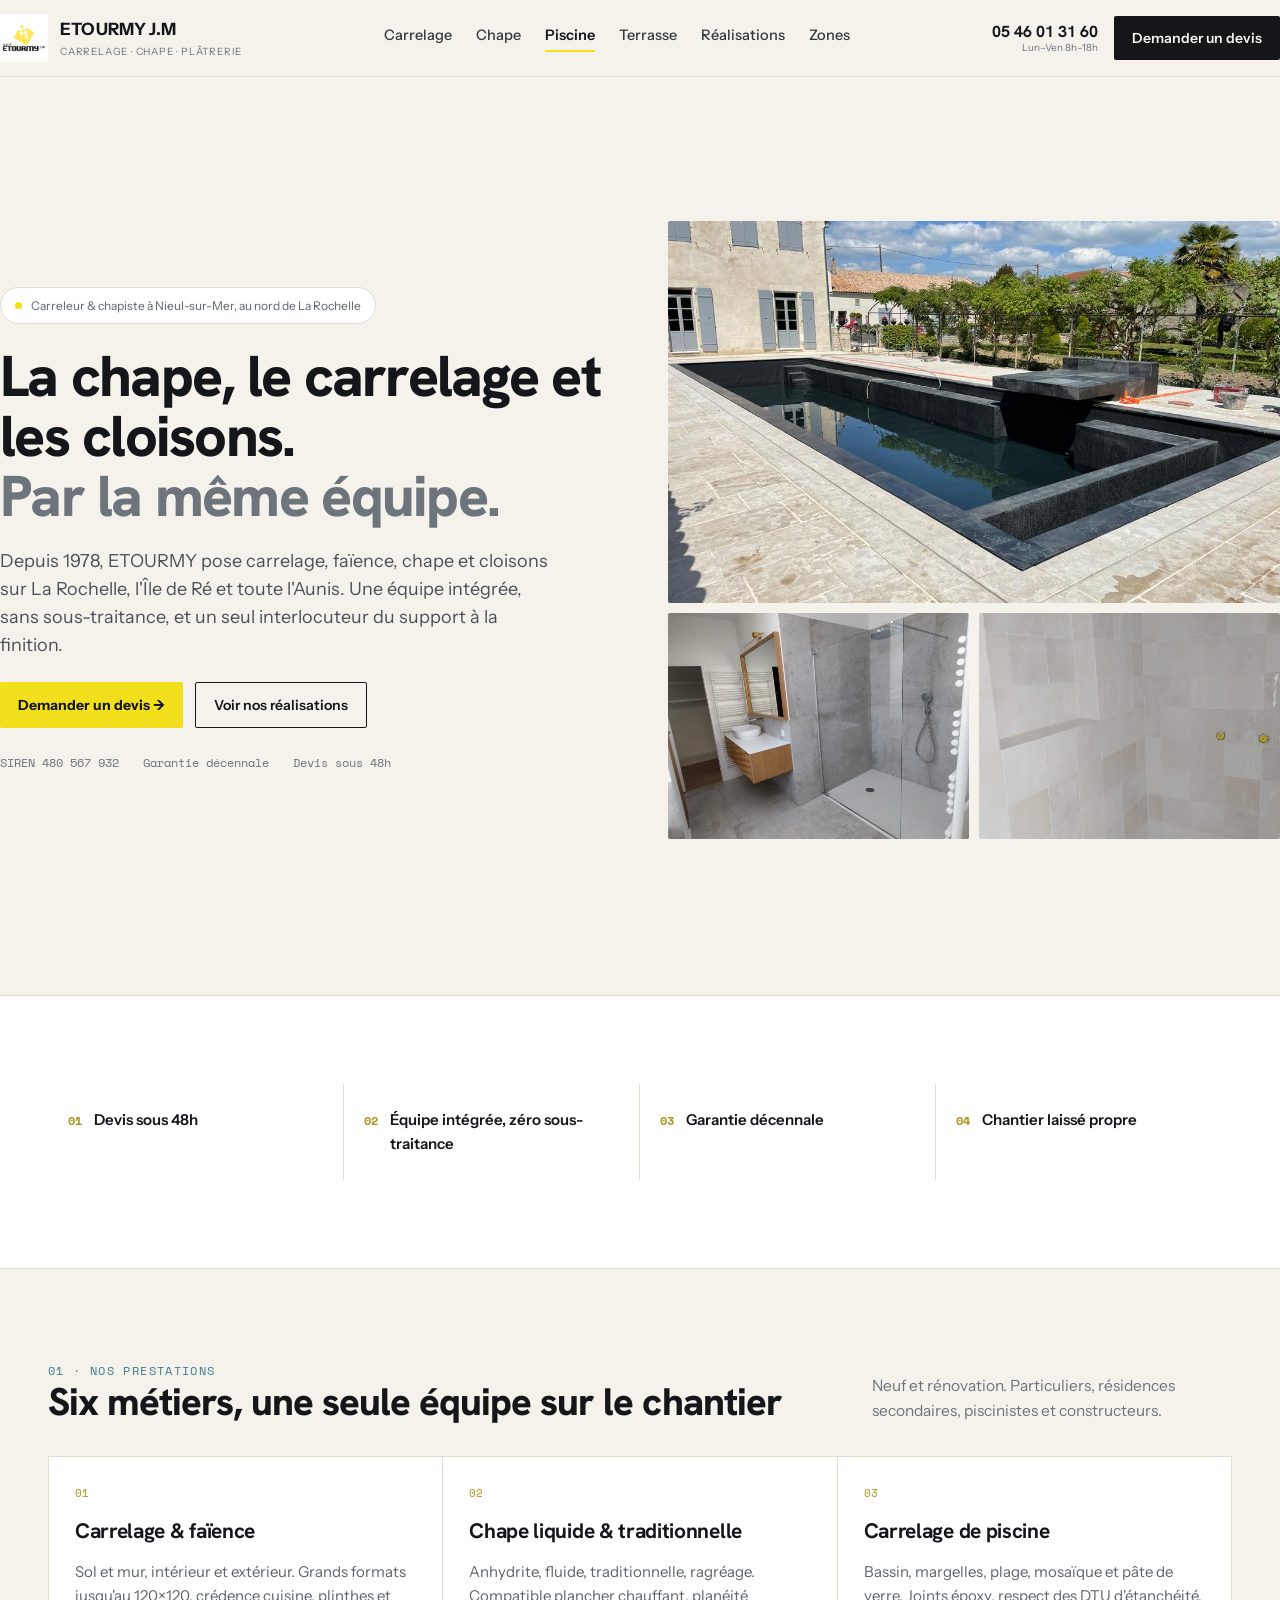
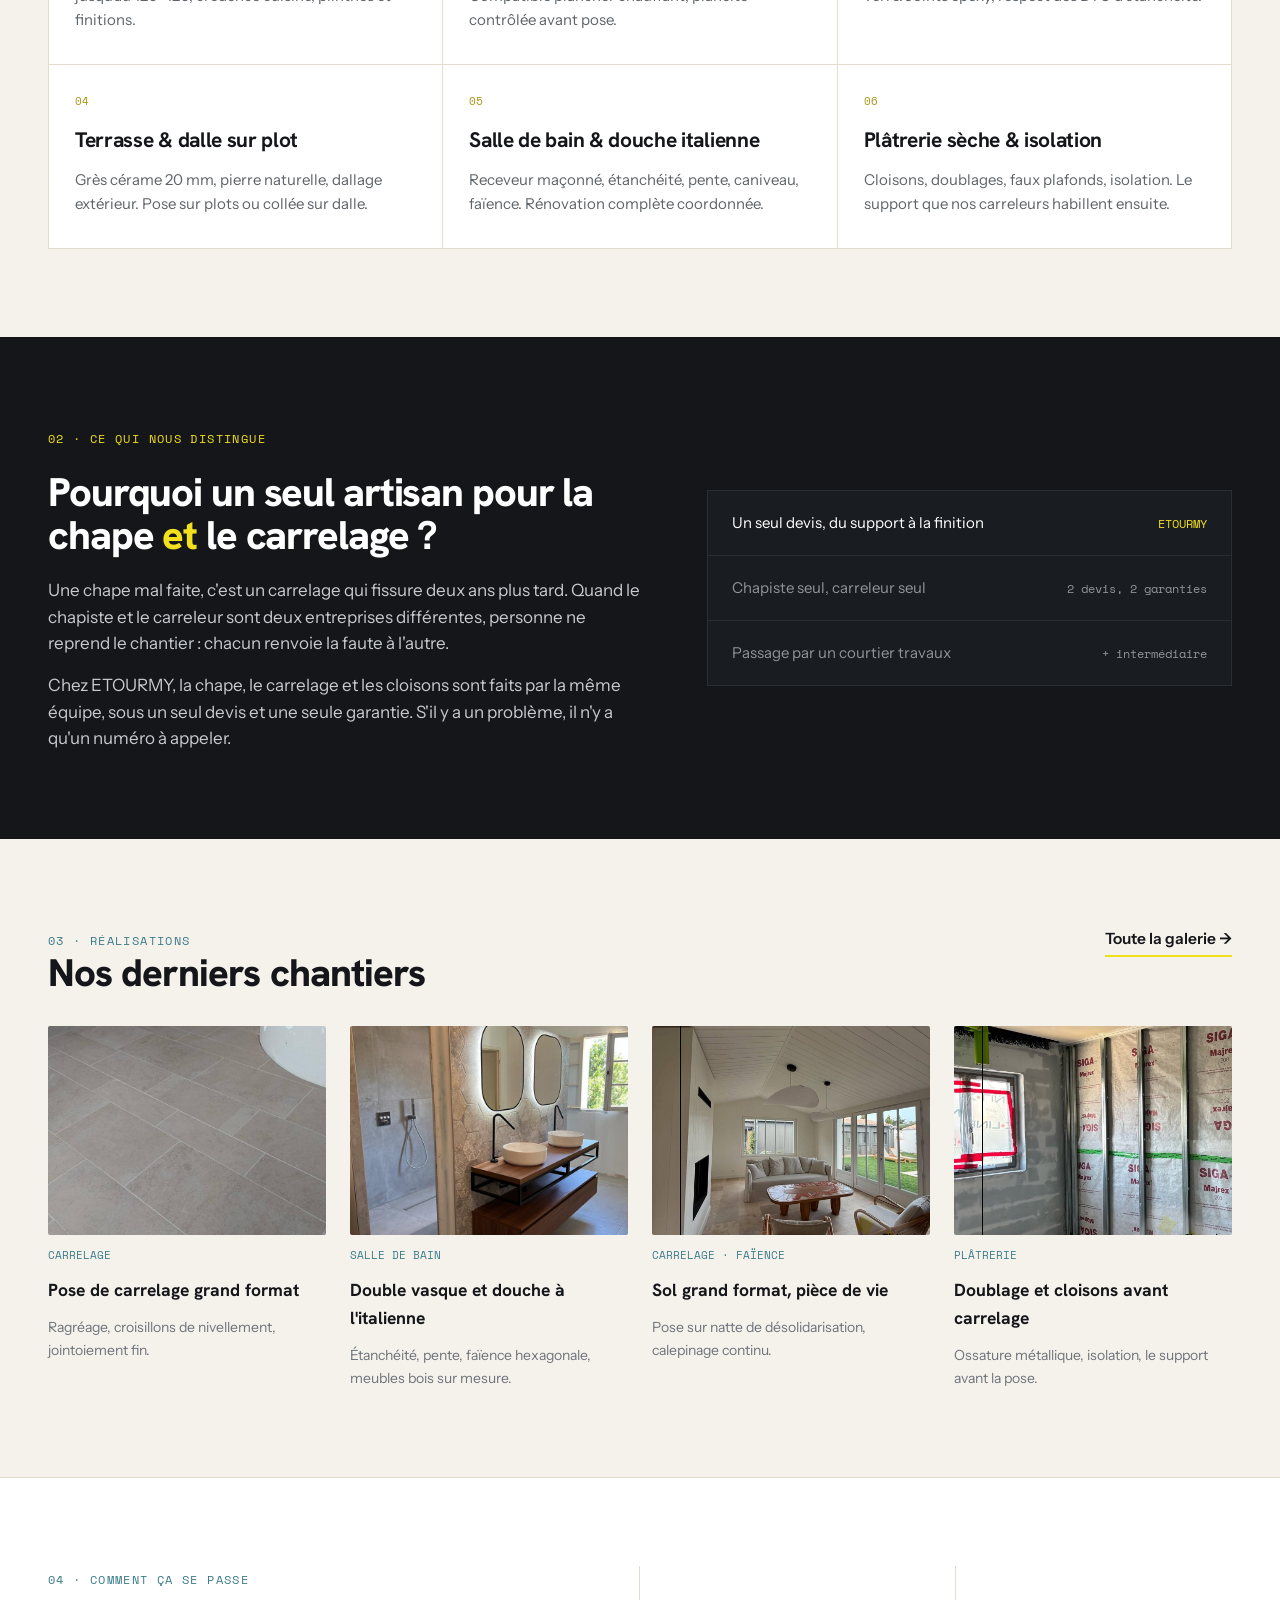
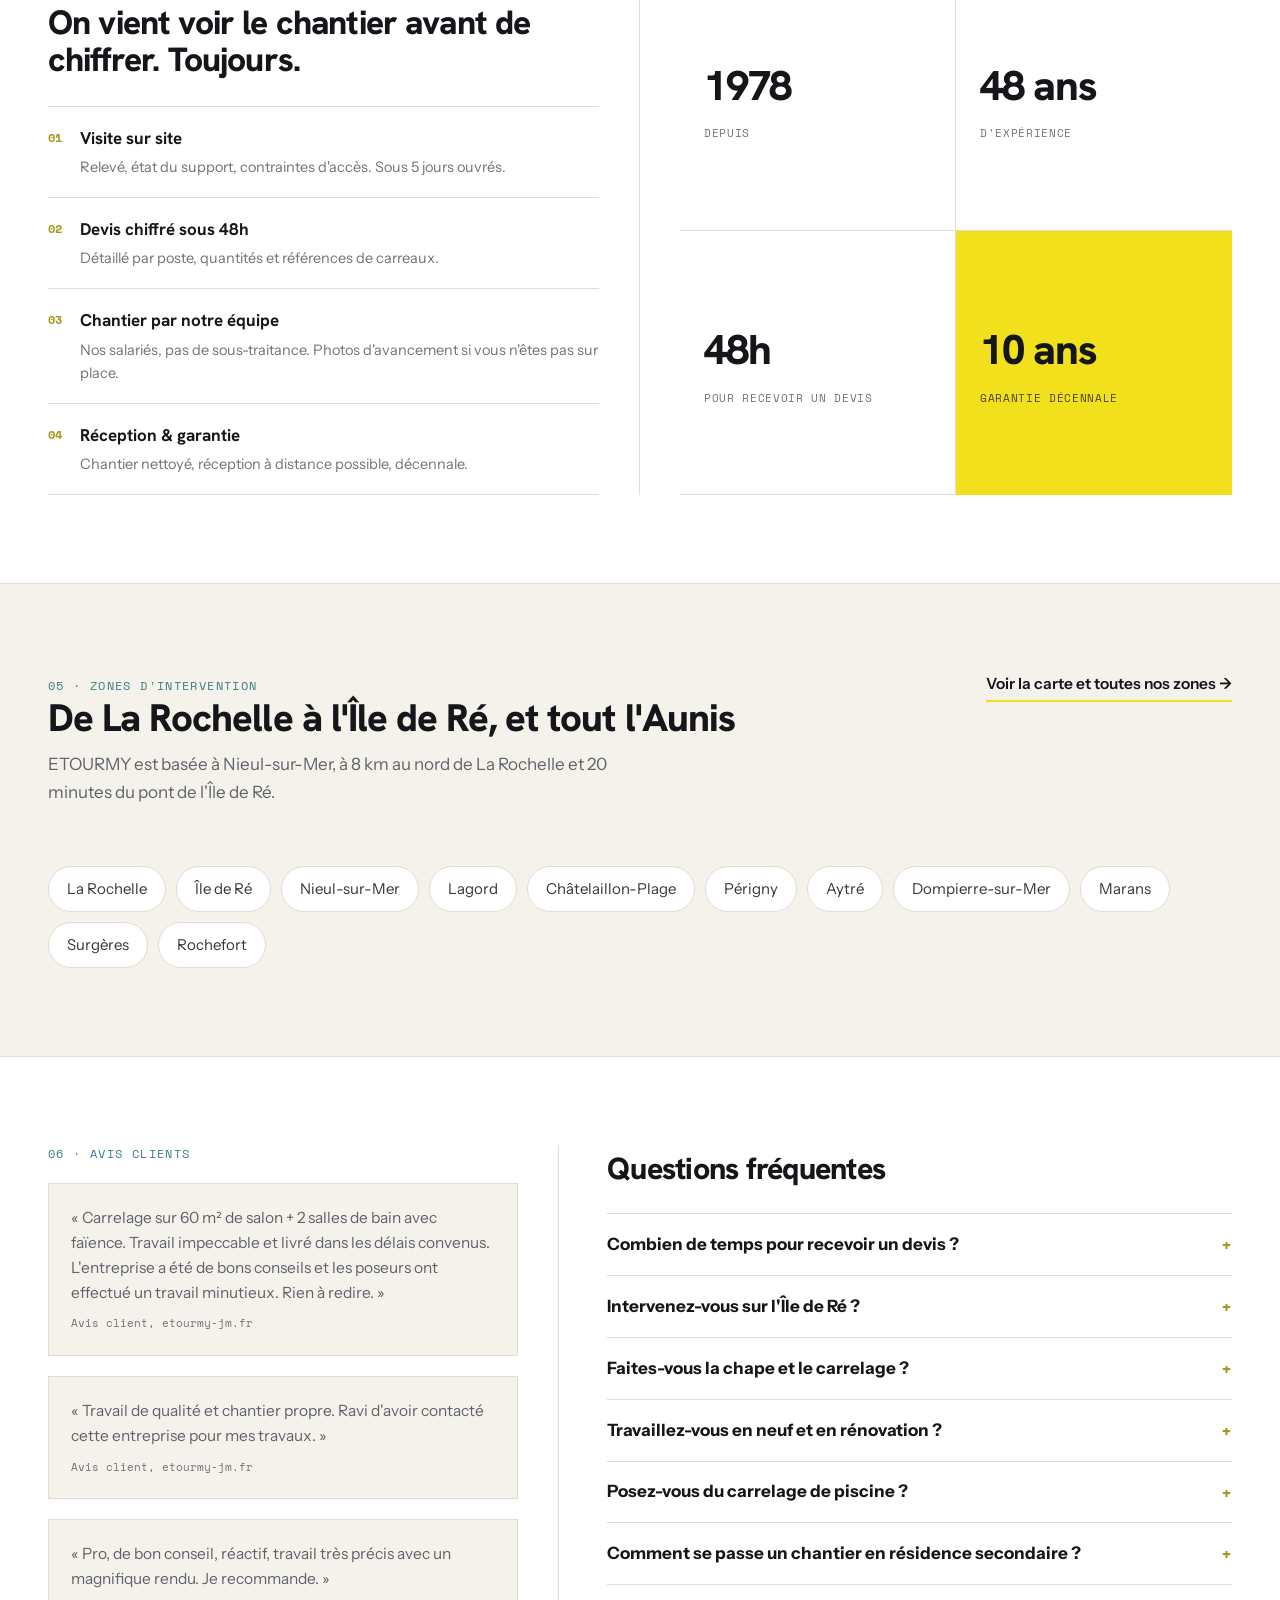
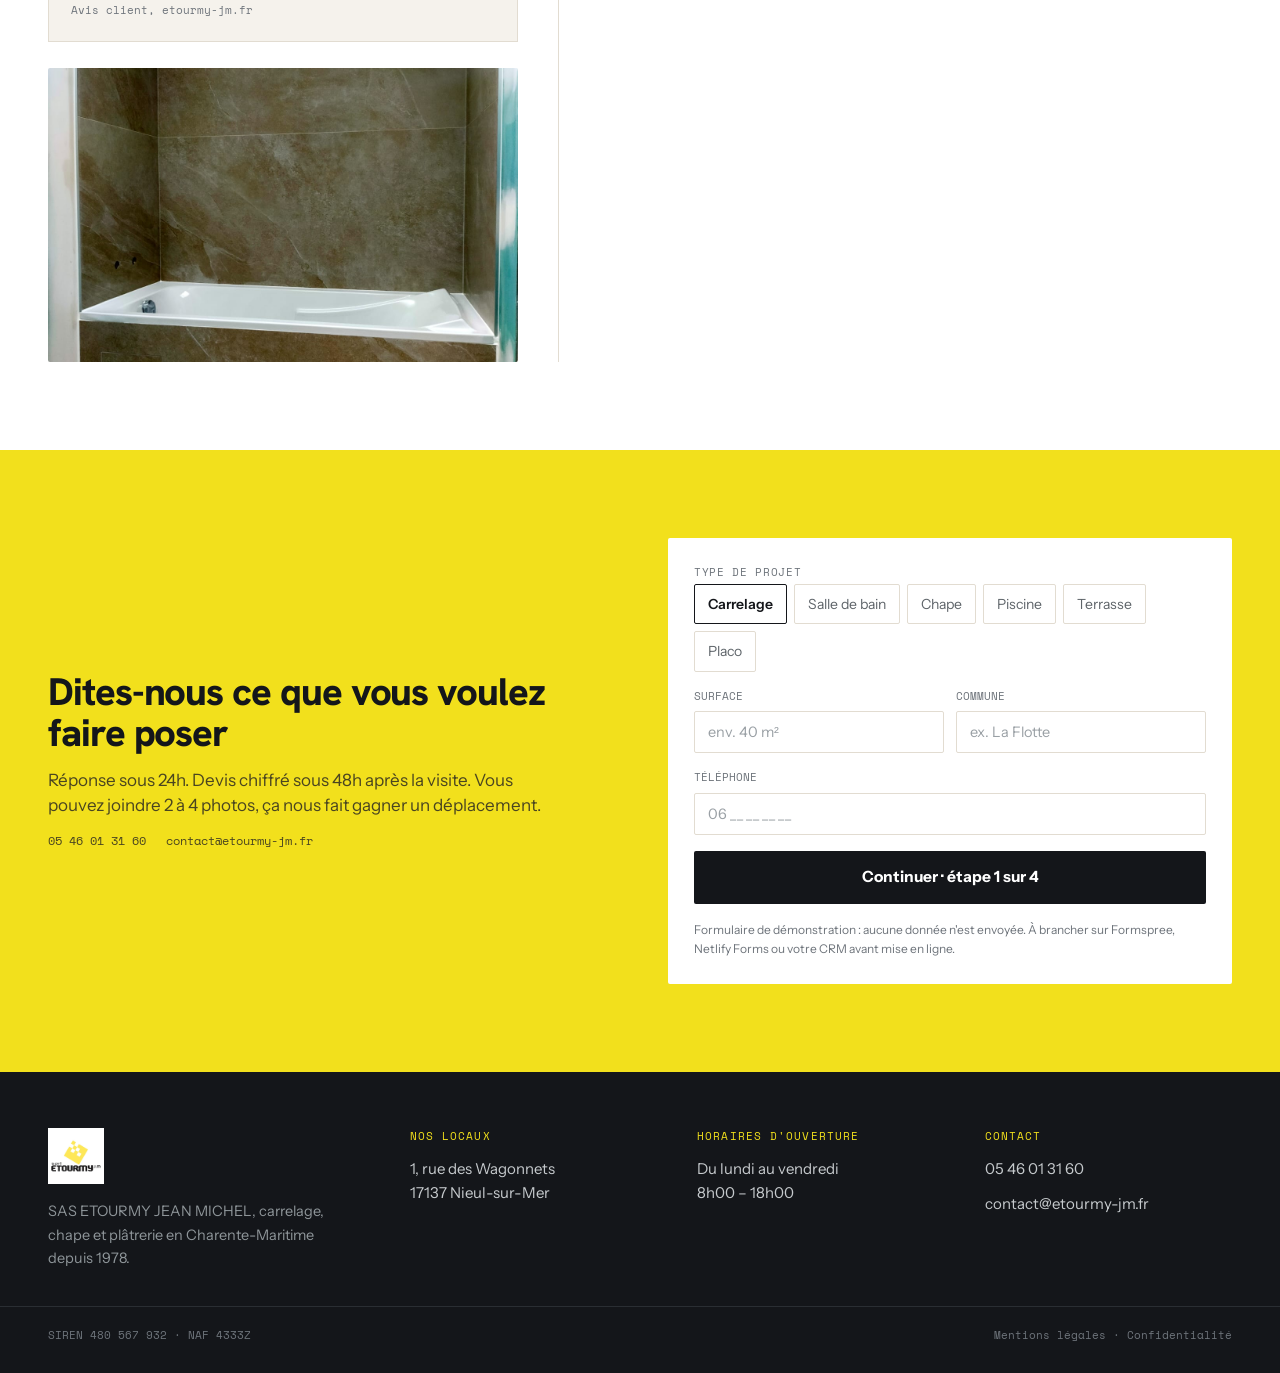
<file: index.html>
<!DOCTYPE html>
<html lang="fr">
<head>
<meta charset="UTF-8" />
<meta name="viewport" content="width=device-width, initial-scale=1" />
<meta name="theme-color" content="#14161A" />

<title>Carreleur & chapiste à Nieul-sur-Mer, La Rochelle | ETOURMY J.M | Devis sous 48h</title>
<meta name="description" content="ETOURMY J.M, entreprise de carrelage, chape et plâtrerie à Nieul-sur-Mer (17). Carrelage, faïence, chape, carrelage de piscine, salle de bain et cloisons sur La Rochelle, l'Île de Ré et l'Aunis. Devis gratuit sous 48h, garantie décennale." />
<link rel="canonical" href="https://www.etourmy-jm.fr/" />
<meta name="robots" content="index, follow" />

<meta property="og:type" content="website" />
<meta property="og:locale" content="fr_FR" />
<meta property="og:site_name" content="ETOURMY J.M" />
<meta property="og:title" content="Carreleur & chapiste à Nieul-sur-Mer, au nord de La Rochelle | ETOURMY J.M" />
<meta property="og:description" content="Carrelage, chape, faïence, carrelage de piscine et plâtrerie par la même équipe. Devis gratuit sous 48h sur La Rochelle, l'Île de Ré et l'Aunis." />
<meta property="og:url" content="https://www.etourmy-jm.fr/" />
<meta property="og:image" content="https://www.etourmy-jm.fr/assets/pool.jpg" />

<link rel="preconnect" href="https://fonts.googleapis.com">
<link rel="preconnect" href="https://fonts.gstatic.com" crossorigin>
<link href="https://fonts.googleapis.com/css2?family=Hanken+Grotesk:wght@500;600;700;800&family=Instrument+Sans:wght@400;500;600&family=Space+Mono:wght@400;700&display=swap" rel="stylesheet">

<!-- Entreprise locale : carrelage, chape, plâtrerie -->
<script type="application/ld+json">
{
  "@context": "https://schema.org",
  "@type": "HomeAndConstructionBusiness",
  "@id": "https://www.etourmy-jm.fr/#business",
  "name": "ETOURMY J.M",
  "legalName": "SAS ETOURMY JEAN MICHEL",
  "description": "Entreprise de carrelage, chape et plâtrerie à Nieul-sur-Mer, au nord de La Rochelle. Carrelage, faïence, chape, carrelage de piscine, terrasse, salle de bain et cloisons sur La Rochelle, l'Île de Ré et l'Aunis.",
  "url": "https://www.etourmy-jm.fr/",
  "telephone": "+33546013160",
  "email": "contact@etourmy-jm.fr",
  "image": "https://www.etourmy-jm.fr/assets/pool.jpg",
  "logo": "https://www.etourmy-jm.fr/assets/logo-etourmy.png",
  "priceRange": "€€",
  "taxID": "480567932",
  "vatID": "FR",
  "address": {
    "@type": "PostalAddress",
    "streetAddress": "1 rue des Wagonnets",
    "addressLocality": "Nieul-sur-Mer",
    "postalCode": "17137",
    "addressRegion": "Charente-Maritime",
    "addressCountry": "FR"
  },
  "geo": { "@type": "GeoCoordinates", "latitude": 46.1994, "longitude": -1.1633 },
  "hasMap": "https://www.google.com/maps/dir/?api=1&destination=1+rue+des+Wagonnets+17137+Nieul-sur-Mer",
  "areaServed": [
    { "@type": "City", "name": "Nieul-sur-Mer" },
    { "@type": "City", "name": "La Rochelle" },
    { "@type": "City", "name": "Île de Ré" },
    { "@type": "City", "name": "Lagord" },
    { "@type": "City", "name": "Châtelaillon-Plage" },
    { "@type": "City", "name": "Périgny" },
    { "@type": "City", "name": "Aytré" },
    { "@type": "City", "name": "Dompierre-sur-Mer" },
    { "@type": "City", "name": "Marans" },
    { "@type": "City", "name": "Surgères" },
    { "@type": "City", "name": "Rochefort" }
  ],
  "openingHoursSpecification": [
    { "@type": "OpeningHoursSpecification", "dayOfWeek": ["Monday","Tuesday","Wednesday","Thursday","Friday"], "opens": "08:00", "closes": "18:00" }
  ],
  "sameAs": [
    "https://www.facebook.com/profile.php?id=100070028311077",
    "https://www.linkedin.com/in/maxime-etourmy-38244b76/"
  ],
  "makesOffer": [
    { "@type": "Offer", "itemOffered": { "@type": "Service", "name": "Carrelage & faïence" } },
    { "@type": "Offer", "itemOffered": { "@type": "Service", "name": "Chape liquide & traditionnelle" } },
    { "@type": "Offer", "itemOffered": { "@type": "Service", "name": "Carrelage de piscine" } },
    { "@type": "Offer", "itemOffered": { "@type": "Service", "name": "Terrasse & dallage extérieur" } },
    { "@type": "Offer", "itemOffered": { "@type": "Service", "name": "Salle de bain & douche italienne" } },
    { "@type": "Offer", "itemOffered": { "@type": "Service", "name": "Plâtrerie sèche & isolation" } }
  ]
}
</script>
<!-- Pas de note/avis agrégés en JSON-LD : nous n'avons pas de note chiffrée vérifiée, voir README avant mise en ligne -->

<script type="application/ld+json">
{
  "@context": "https://schema.org",
  "@type": "FAQPage",
  "mainEntity": [
    { "@type": "Question", "name": "Combien de temps pour recevoir un devis ?", "acceptedAnswer": { "@type": "Answer", "text": "Sous 48h après la visite. Nous ne chiffrons jamais un chantier sans l'avoir vu." } },
    { "@type": "Question", "name": "Intervenez-vous sur l'Île de Ré ?", "acceptedAnswer": { "@type": "Answer", "text": "Oui, c'est une part importante de notre activité. Nous sommes à 20 minutes du pont de l'Île de Ré." } },
    { "@type": "Question", "name": "Faites-vous la chape et le carrelage ?", "acceptedAnswer": { "@type": "Answer", "text": "Les deux, avec la même équipe. C'est ce qui évite les litiges entre corps d'état sur un chantier." } },
    { "@type": "Question", "name": "Travaillez-vous en neuf et en rénovation ?", "acceptedAnswer": { "@type": "Answer", "text": "Les deux, pour des particuliers, résidences secondaires, piscinistes et constructeurs." } },
    { "@type": "Question", "name": "Posez-vous du carrelage de piscine ?", "acceptedAnswer": { "@type": "Answer", "text": "Oui : bassin, margelles, plage, mosaïque et pâte de verre, avec joints époxy conformes aux DTU d'étanchéité." } },
    { "@type": "Question", "name": "Comment se passe un chantier en résidence secondaire ?", "acceptedAnswer": { "@type": "Answer", "text": "Photos d'avancement régulières, gestion des clés, réception à distance possible." } }
  ]
}
</script>

<link rel="stylesheet" href="styles.css">
</head>
<body>
<a class="skip-link" href="#main">Aller au contenu</a>

<header class="site">
  <div class="wrap header-inner">
    <a class="brand" href="#top" aria-label="ETOURMY J.M · accueil">
      <img src="assets/logo-etourmy.png" alt="Logo ETOURMY J.M" width="48" height="48">
      <span class="brand-text">
        <strong>ETOURMY J.M</strong>
        <span>Carrelage · Chape · Plâtrerie</span>
      </span>
    </a>
    <nav class="main" aria-label="Navigation principale">
      <a href="#prestations">Carrelage</a>
      <a href="#prestations">Chape</a>
      <a href="#prestations" class="active">Piscine</a>
      <a href="#prestations">Terrasse</a>
      <a href="#realisations">Réalisations</a>
      <a href="zones.html">Zones</a>
    </nav>
    <div class="header-actions">
      <span class="phone-block">
        <a href="tel:0546013160">05 46 01 31 60</a>
        <span>Lun–Ven 8h–18h</span>
      </span>
      <a class="btn btn-dark" href="#devis">Demander un devis</a>
    </div>
  </div>
</header>

<main id="main">

<section class="hero" id="top">
  <div class="wrap hero-grid">
    <div class="hero-copy">
      <span class="eyebrow"><span class="dot"></span> Carreleur &amp; chapiste à Nieul-sur-Mer, au nord de La Rochelle</span>
      <h1>La chape, le carrelage et les cloisons.<br><em>Par la même équipe.</em></h1>
      <p class="lead">Depuis 1978, ETOURMY pose carrelage, faïence, chape et cloisons sur La Rochelle, l'Île de Ré et toute l'Aunis. Une équipe intégrée, sans sous-traitance, et un seul interlocuteur du support à la finition.</p>
      <div class="hero-cta">
        <a class="btn btn-yellow" href="#devis">Demander un devis →</a>
        <a class="btn btn-outline" href="#realisations">Voir nos réalisations</a>
      </div>
      <div class="trust-line mono">
        <span>SIREN 480 567 932</span><span>Garantie décennale</span><span>Devis sous 48h</span>
      </div>
    </div>
    <div class="hero-media">
      <div class="hero-media-top">
        <img src="assets/pool.jpg" alt="Piscine avec margelles et plage carrelées, réalisation ETOURMY" loading="eager" fetchpriority="high">
      </div>
      <div class="hero-media-bottom">
        <div><img src="assets/douche-italienne.jpg" alt="Douche à l'italienne, carrelage grand format gris" loading="lazy"></div>
        <div><img src="assets/mosaique-zellige.jpg" alt="Faïence murale motif zellige, tons crème et beige" loading="lazy"></div>
      </div>
    </div>
  </div>
</section>

<section class="reassurance" aria-label="Nos engagements">
  <div class="wrap">
    <ul>
      <li><span class="num mono">01</span><span class="txt">Devis sous 48h</span></li>
      <li><span class="num mono">02</span><span class="txt">Équipe intégrée, zéro sous-traitance</span></li>
      <li><span class="num mono">03</span><span class="txt">Garantie décennale</span></li>
      <li><span class="num mono">04</span><span class="txt">Chantier laissé propre</span></li>
    </ul>
  </div>
</section>

<section class="prestations" id="prestations">
  <div class="wrap">
    <div class="section-head row">
      <div>
        <span class="kicker">01 · Nos prestations</span>
        <h2>Six métiers, une seule équipe sur le chantier</h2>
      </div>
      <p class="sub">Neuf et rénovation. Particuliers, résidences secondaires, piscinistes et constructeurs.</p>
    </div>
    <div class="presta-grid">
      <div class="presta-card">
        <span class="n mono">01</span>
        <h3>Carrelage &amp; faïence</h3>
        <p>Sol et mur, intérieur et extérieur. Grands formats jusqu'au 120×120, crédence cuisine, plinthes et finitions.</p>
      </div>
      <div class="presta-card">
        <span class="n mono">02</span>
        <h3>Chape liquide &amp; traditionnelle</h3>
        <p>Anhydrite, fluide, traditionnelle, ragréage. Compatible plancher chauffant, planéité contrôlée avant pose.</p>
      </div>
      <div class="presta-card">
        <span class="n mono">03</span>
        <h3>Carrelage de piscine</h3>
        <p>Bassin, margelles, plage, mosaïque et pâte de verre. Joints époxy, respect des DTU d'étanchéité.</p>
      </div>
      <div class="presta-card">
        <span class="n mono">04</span>
        <h3>Terrasse &amp; dalle sur plot</h3>
        <p>Grès cérame 20 mm, pierre naturelle, dallage extérieur. Pose sur plots ou collée sur dalle.</p>
      </div>
      <div class="presta-card">
        <span class="n mono">05</span>
        <h3>Salle de bain &amp; douche italienne</h3>
        <p>Receveur maçonné, étanchéité, pente, caniveau, faïence. Rénovation complète coordonnée.</p>
      </div>
      <div class="presta-card">
        <span class="n mono">06</span>
        <h3>Plâtrerie sèche &amp; isolation</h3>
        <p>Cloisons, doublages, faux plafonds, isolation. Le support que nos carreleurs habillent ensuite.</p>
      </div>
    </div>
  </div>
</section>

<section class="signature">
  <div class="wrap signature-grid">
    <div>
      <span class="kicker" style="color:var(--yellow)">02 · Ce qui nous distingue</span>
      <h2 style="margin-top:20px">Pourquoi un seul artisan pour la chape <em>et</em> le carrelage&nbsp;?</h2>
      <p style="margin-top:20px">Une chape mal faite, c'est un carrelage qui fissure deux ans plus tard. Quand le chapiste et le carreleur sont deux entreprises différentes, personne ne reprend le chantier : chacun renvoie la faute à l'autre.</p>
      <p>Chez ETOURMY, la chape, le carrelage et les cloisons sont faits par la même équipe, sous un seul devis et une seule garantie. S'il y a un problème, il n'y a qu'un numéro à appeler.</p>
    </div>
    <div class="compare">
      <div class="compare-row"><span>Un seul devis, du support à la finition</span><span class="mono">ETOURMY</span></div>
      <div class="compare-row dim"><span>Chapiste seul, carreleur seul</span><span class="mono">2 devis, 2 garanties</span></div>
      <div class="compare-row dim"><span>Passage par un courtier travaux</span><span class="mono">+ intermédiaire</span></div>
    </div>
  </div>
</section>

<section class="realisations" id="realisations">
  <div class="wrap">
    <div class="section-head row">
      <div>
        <span class="kicker">03 · Réalisations</span>
        <h2>Nos derniers chantiers</h2>
      </div>
      <a class="real-more" href="https://www.etourmy-jm.fr/references/" target="_blank" rel="noopener">Toute la galerie →</a>
    </div>
    <div class="real-grid">
      <div class="real-card">
        <div class="ph"><img src="assets/grand-format-pose.jpg" alt="Pose de carrelage grand format, chantier en cours" loading="lazy"></div>
        <span class="tag mono">CARRELAGE</span>
        <h3>Pose de carrelage grand format</h3>
        <span class="desc">Ragréage, croisillons de nivellement, jointoiement fin.</span>
      </div>
      <div class="real-card">
        <div class="ph"><img src="assets/salle-de-bain-vasques.jpg" alt="Salle de bain avec double vasque, douche à l'italienne et faïence hexagonale" loading="lazy"></div>
        <span class="tag mono">SALLE DE BAIN</span>
        <h3>Double vasque et douche à l'italienne</h3>
        <span class="desc">Étanchéité, pente, faïence hexagonale, meubles bois sur mesure.</span>
      </div>
      <div class="real-card">
        <div class="ph"><img src="assets/salon-branded.jpg" alt="Sol intérieur grand format, pièce de vie" loading="lazy"></div>
        <span class="tag mono">CARRELAGE · FAÏENCE</span>
        <h3>Sol grand format, pièce de vie</h3>
        <span class="desc">Pose sur natte de désolidarisation, calepinage continu.</span>
      </div>
      <div class="real-card">
        <div class="ph"><img src="assets/doublage-branded.jpg" alt="Doublage et cloisons en cours de pose, ossature métallique" loading="lazy"></div>
        <span class="tag mono">PLÂTRERIE</span>
        <h3>Doublage et cloisons avant carrelage</h3>
        <span class="desc">Ossature métallique, isolation, le support avant la pose.</span>
      </div>
    </div>
  </div>
</section>

<section class="etapes" id="etapes">
  <div class="wrap etapes-grid">
    <div class="etapes-left">
      <div>
        <span class="kicker">04 · Comment ça se passe</span>
        <h2 style="margin-top:12px">On vient voir le chantier avant de chiffrer. Toujours.</h2>
      </div>
      <div>
        <div class="step">
          <span class="n mono">01</span>
          <div><h4>Visite sur site</h4><p>Relevé, état du support, contraintes d'accès. Sous 5 jours ouvrés.</p></div>
        </div>
        <div class="step">
          <span class="n mono">02</span>
          <div><h4>Devis chiffré sous 48h</h4><p>Détaillé par poste, quantités et références de carreaux.</p></div>
        </div>
        <div class="step">
          <span class="n mono">03</span>
          <div><h4>Chantier par notre équipe</h4><p>Nos salariés, pas de sous-traitance. Photos d'avancement si vous n'êtes pas sur place.</p></div>
        </div>
        <div class="step">
          <span class="n mono">04</span>
          <div><h4>Réception &amp; garantie</h4><p>Chantier nettoyé, réception à distance possible, décennale.</p></div>
        </div>
      </div>
    </div>
    <div class="stats">
      <div class="stat"><b>1978</b><span>Depuis</span></div>
      <div class="stat"><b>48 ans</b><span>D'expérience</span></div>
      <div class="stat"><b>48h</b><span>Pour recevoir un devis</span></div>
      <div class="stat hi"><b>10 ans</b><span>Garantie décennale</span></div>
    </div>
  </div>
</section>

<section class="zones" id="zones">
  <div class="wrap" style="display:flex;flex-direction:column;gap:28px">
    <div class="section-head row">
      <div>
        <span class="kicker">05 · Zones d'intervention</span>
        <h2>De La Rochelle à l'Île de Ré, et tout l'Aunis</h2>
        <p style="font-size:17px;color:var(--texte-doux);margin-top:12px;max-width:560px">ETOURMY est basée à Nieul-sur-Mer, à 8 km au nord de La Rochelle et 20 minutes du pont de l'Île de Ré.</p>
      </div>
      <a class="real-more" href="zones.html">Voir la carte et toutes nos zones →</a>
    </div>
    <div class="pill-row">
      <a class="pill" href="zones/la-rochelle.html">La Rochelle</a>
      <a class="pill" href="zones/ile-de-re.html">Île de Ré</a>
      <span class="pill">Nieul-sur-Mer</span>
      <span class="pill">Lagord</span>
      <span class="pill">Châtelaillon-Plage</span>
      <span class="pill">Périgny</span>
      <span class="pill">Aytré</span>
      <span class="pill">Dompierre-sur-Mer</span>
      <span class="pill">Marans</span>
      <span class="pill">Surgères</span>
      <span class="pill">Rochefort</span>
    </div>
  </div>
</section>

<section class="avis-faq">
  <div class="wrap af-grid">
    <div class="avis-col">
      <span class="kicker">06 · Avis clients</span>
      <blockquote>
        « Carrelage sur 60 m² de salon + 2 salles de bain avec faïence. Travail impeccable et livré dans les délais convenus. L'entreprise a été de bons conseils et les poseurs ont effectué un travail minutieux. Rien à redire. »
        <footer>Avis client, etourmy-jm.fr</footer>
      </blockquote>
      <blockquote>
        « Travail de qualité et chantier propre. Ravi d'avoir contacté cette entreprise pour mes travaux. »
        <footer>Avis client, etourmy-jm.fr</footer>
      </blockquote>
      <blockquote>
        « Pro, de bon conseil, réactif, travail très précis avec un magnifique rendu. Je recommande. »
        <footer>Avis client, etourmy-jm.fr</footer>
      </blockquote>
      <div class="avis-photo">
        <img src="assets/baignoire-marbre.jpg" alt="Baignoire encastrée, habillage grand format effet marbre" loading="lazy">
      </div>
    </div>
    <div class="faq">
      <h2>Questions fréquentes</h2>
      <details>
        <summary>Combien de temps pour recevoir un devis ?</summary>
        <p>Sous 48h après la visite. On ne chiffre jamais sans avoir vu le chantier.</p>
      </details>
      <details>
        <summary>Intervenez-vous sur l'Île de Ré ?</summary>
        <p>Oui, c'est une part importante de notre activité. Nous sommes à 20 minutes du pont.</p>
      </details>
      <details>
        <summary>Faites-vous la chape et le carrelage ?</summary>
        <p>Les deux, avec la même équipe. C'est ce qui évite les litiges entre corps d'état.</p>
      </details>
      <details>
        <summary>Travaillez-vous en neuf et en rénovation ?</summary>
        <p>Les deux.</p>
      </details>
      <details>
        <summary>Posez-vous du carrelage de piscine ?</summary>
        <p>Oui : bassin, margelles, plage, mosaïque et pâte de verre.</p>
      </details>
      <details>
        <summary>Comment se passe un chantier en résidence secondaire ?</summary>
        <p>Photos d'avancement régulières, clés gérées, réception à distance possible.</p>
      </details>
    </div>
  </div>
</section>

<section class="devis" id="devis">
  <div class="wrap devis-grid">
    <div class="devis-copy">
      <h2>Dites-nous ce que vous voulez faire poser</h2>
      <p>Réponse sous 24h. Devis chiffré sous 48h après la visite. Vous pouvez joindre 2 à 4 photos, ça nous fait gagner un déplacement.</p>
      <div class="contacts">
        <span>05 46 01 31 60</span><span>contact@etourmy-jm.fr</span>
      </div>
    </div>
    <form class="devis-form" id="devis-form" novalidate>
      <fieldset>
        <legend>TYPE DE PROJET</legend>
        <div class="chip-row" role="group" aria-label="Type de projet">
          <label class="chip"><input type="checkbox" name="projet" value="carrelage" checked> Carrelage</label>
          <label class="chip"><input type="checkbox" name="projet" value="salle-de-bain"> Salle de bain</label>
          <label class="chip"><input type="checkbox" name="projet" value="chape"> Chape</label>
          <label class="chip"><input type="checkbox" name="projet" value="piscine"> Piscine</label>
          <label class="chip"><input type="checkbox" name="projet" value="terrasse"> Terrasse</label>
          <label class="chip"><input type="checkbox" name="projet" value="placo"> Placo</label>
        </div>
      </fieldset>
      <div class="field-row">
        <label class="field">SURFACE
          <input type="text" name="surface" placeholder="env. 40 m²" autocomplete="off">
        </label>
        <label class="field">COMMUNE
          <input type="text" name="commune" placeholder="ex. La Flotte" autocomplete="address-level2">
        </label>
      </div>
      <label class="field">TÉLÉPHONE
        <input type="tel" name="telephone" placeholder="06 __ __ __ __" autocomplete="tel" required>
      </label>
      <button class="submit" type="submit">Continuer · étape 1 sur 4</button>
      <p class="form-note">Formulaire de démonstration : aucune donnée n'est envoyée. À brancher sur Formspree, Netlify Forms ou votre CRM avant mise en ligne.</p>
    </form>
  </div>
</section>

</main>

<footer class="site">
  <div class="wrap footer-grid">
    <div class="footer-brand">
      <img src="assets/logo-etourmy.png" alt="Logo ETOURMY J.M">
      <p>SAS ETOURMY JEAN MICHEL, carrelage, chape et plâtrerie en Charente-Maritime depuis 1978.</p>
    </div>
    <div class="col">
      <span class="h mono">NOS LOCAUX</span>
      <p>1, rue des Wagonnets<br>17137 Nieul-sur-Mer</p>
    </div>
    <div class="col">
      <span class="h mono">HORAIRES D'OUVERTURE</span>
      <p>Du lundi au vendredi<br>8h00 – 18h00</p>
    </div>
    <div class="col">
      <span class="h mono">CONTACT</span>
      <a href="tel:0546013160">05 46 01 31 60</a>
      <a href="mailto:contact@etourmy-jm.fr">contact@etourmy-jm.fr</a>
    </div>
  </div>
  <div class="wrap footer-bottom">
    <span>SIREN 480 567 932 · NAF 4333Z</span>
    <span>Mentions légales · Confidentialité</span>
  </div>
</footer>

<nav class="mobile-bar" aria-label="Actions rapides">
  <a class="btn btn-outline" href="tel:0546013160">Appeler</a>
  <a class="btn btn-yellow" href="#devis">Devis</a>
</nav>

<script>
  document.getElementById('devis-form').addEventListener('submit', function(e){
    e.preventDefault();
    alert('Formulaire de démonstration : à connecter avant mise en ligne (voir README).');
  });
</script>

</body>
</html>
</file>
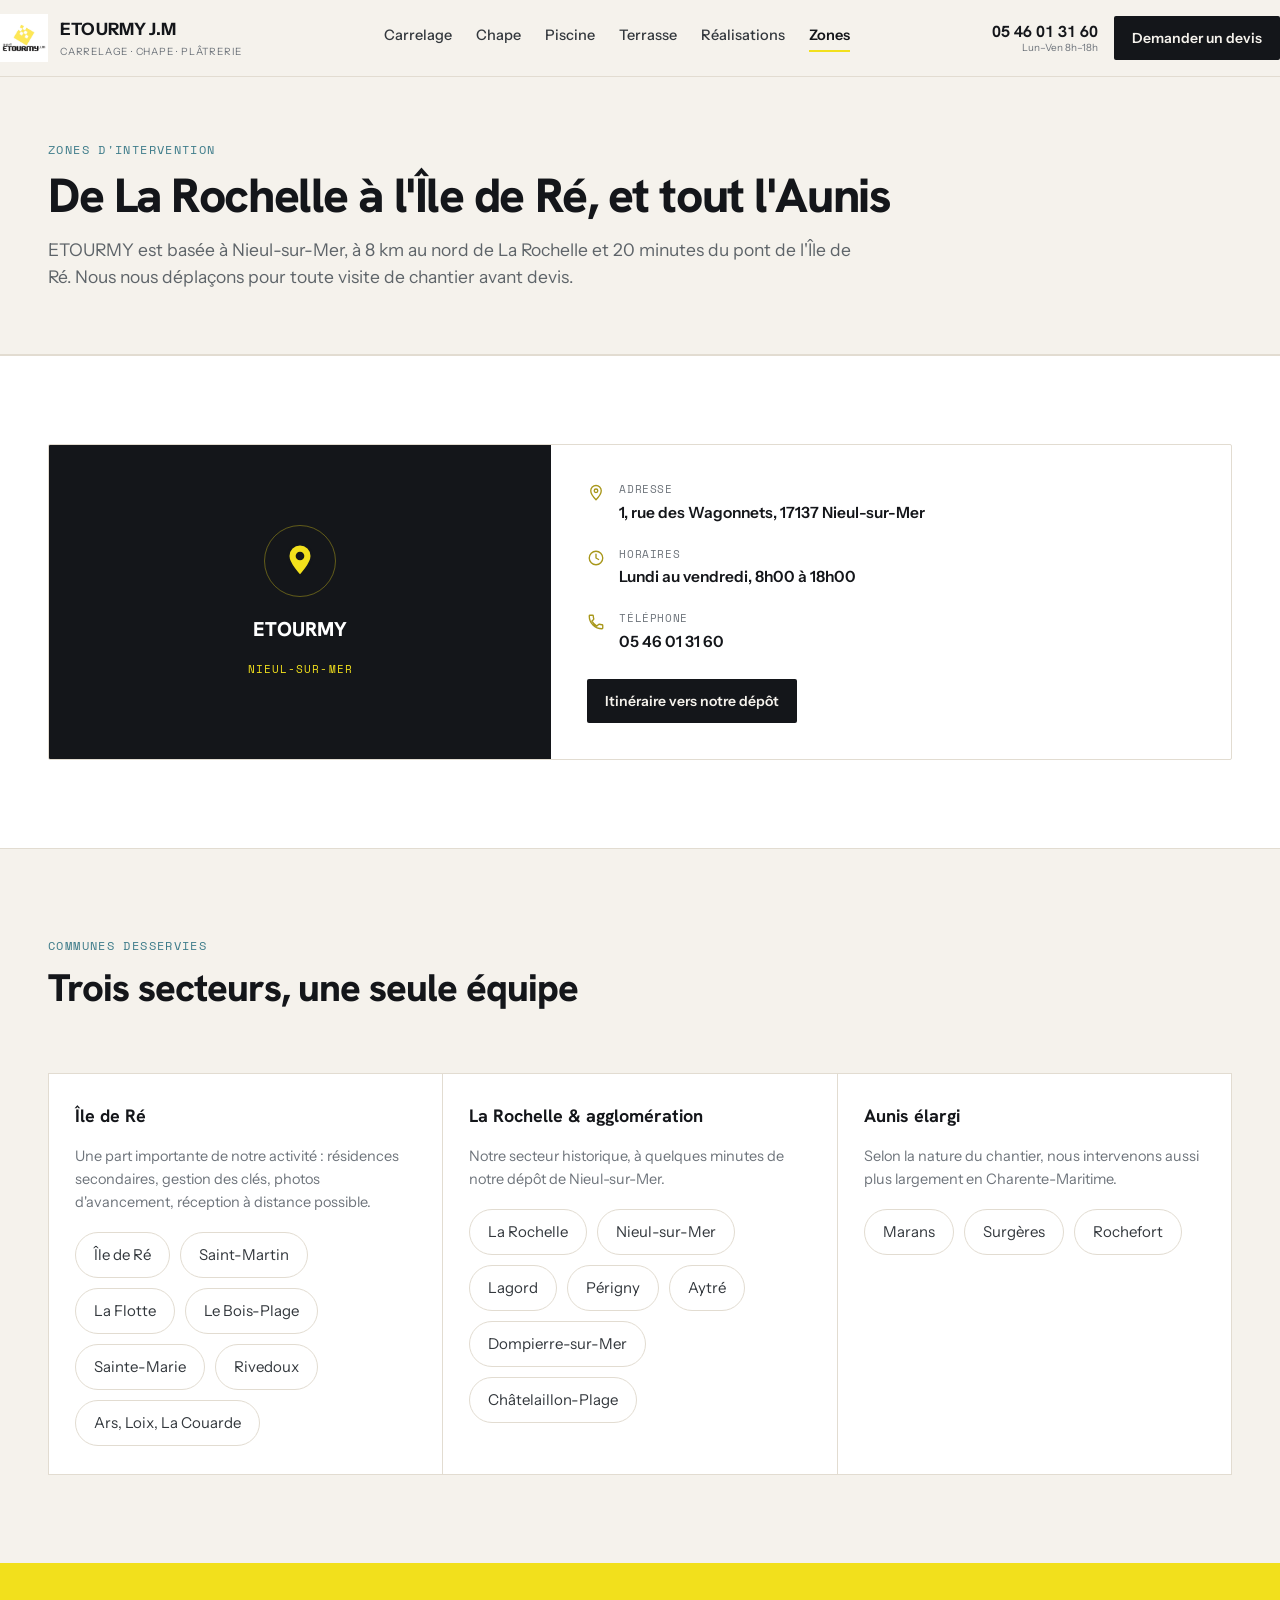
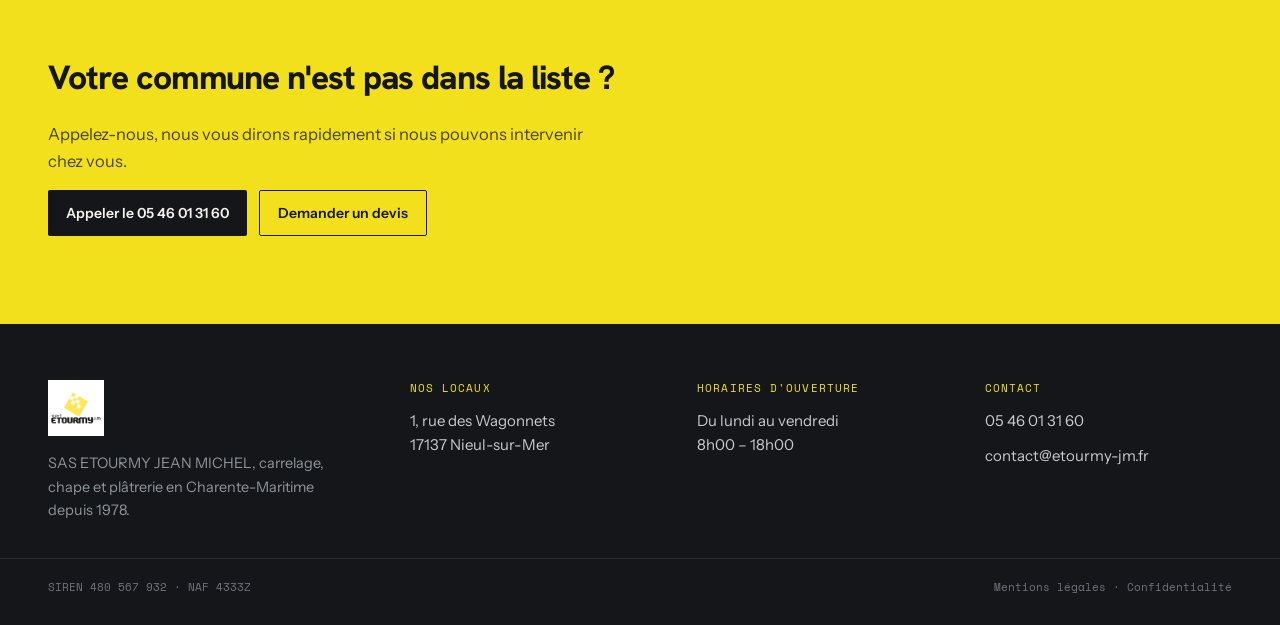
<file: zones.html>
<!DOCTYPE html>
<html lang="fr">
<head>
<meta charset="UTF-8" />
<meta name="viewport" content="width=device-width, initial-scale=1" />
<meta name="theme-color" content="#14161A" />

<title>Zones d'intervention : La Rochelle, Île de Ré, Aunis | ETOURMY J.M</title>
<meta name="description" content="ETOURMY J.M intervient à Nieul-sur-Mer, La Rochelle, l'Île de Ré et dans tout l'Aunis pour vos travaux de carrelage, chape et plâtrerie. Découvrez nos communes desservies." />
<link rel="canonical" href="https://www.etourmy-jm.fr/zones.html" />
<meta name="robots" content="index, follow" />

<meta property="og:type" content="website" />
<meta property="og:locale" content="fr_FR" />
<meta property="og:site_name" content="ETOURMY J.M" />
<meta property="og:title" content="Zones d'intervention : La Rochelle, Île de Ré, Aunis | ETOURMY J.M" />
<meta property="og:description" content="Carreleur et chapiste basé à Nieul-sur-Mer, intervention sur La Rochelle, l'Île de Ré et tout l'Aunis." />
<meta property="og:url" content="https://www.etourmy-jm.fr/zones.html" />

<link rel="preconnect" href="https://fonts.googleapis.com">
<link rel="preconnect" href="https://fonts.gstatic.com" crossorigin>
<link href="https://fonts.googleapis.com/css2?family=Hanken+Grotesk:wght@500;600;700;800&family=Instrument+Sans:wght@400;500;600&family=Space+Mono:wght@400;700&display=swap" rel="stylesheet">
<link rel="stylesheet" href="styles.css">

<script type="application/ld+json">
{
  "@context": "https://schema.org",
  "@type": "BreadcrumbList",
  "itemListElement": [
    { "@type": "ListItem", "position": 1, "name": "Accueil", "item": "https://www.etourmy-jm.fr/" },
    { "@type": "ListItem", "position": 2, "name": "Zones d'intervention", "item": "https://www.etourmy-jm.fr/zones.html" }
  ]
}
</script>
</head>
<body>
<a class="skip-link" href="#main">Aller au contenu</a>

<header class="site">
  <div class="wrap header-inner">
    <a class="brand" href="index.html" aria-label="ETOURMY J.M · accueil">
      <img src="assets/logo-etourmy.png" alt="Logo ETOURMY J.M" width="48" height="48">
      <span class="brand-text">
        <strong>ETOURMY J.M</strong>
        <span>Carrelage · Chape · Plâtrerie</span>
      </span>
    </a>
    <nav class="main" aria-label="Navigation principale">
      <a href="index.html#prestations">Carrelage</a>
      <a href="index.html#prestations">Chape</a>
      <a href="index.html#prestations">Piscine</a>
      <a href="index.html#prestations">Terrasse</a>
      <a href="index.html#realisations">Réalisations</a>
      <a href="zones.html" class="active">Zones</a>
    </nav>
    <div class="header-actions">
      <span class="phone-block">
        <a href="tel:0546013160">05 46 01 31 60</a>
        <span>Lun–Ven 8h–18h</span>
      </span>
      <a class="btn btn-dark" href="index.html#devis">Demander un devis</a>
    </div>
  </div>
</header>

<main id="main">

<section class="page-hero">
  <div class="wrap">
    <span class="kicker mono">Zones d'intervention</span>
    <h1>De La Rochelle à l'Île de Ré, et tout l'Aunis</h1>
    <p>ETOURMY est basée à Nieul-sur-Mer, à 8 km au nord de La Rochelle et 20 minutes du pont de l'Île de Ré. Nous nous déplaçons pour toute visite de chantier avant devis.</p>
  </div>
</section>

<section class="section-white">
  <div class="wrap" style="display:flex;flex-direction:column;gap:20px">
    <div class="locate">
      <div class="locate-badge">
        <div class="pin-wrap">
          <div class="pin-ring"></div>
          <svg viewBox="0 0 24 24" fill="none" xmlns="http://www.w3.org/2000/svg">
            <path d="M12 21s7-7.2 7-12A7 7 0 1 0 5 9c0 4.8 7 12 7 12Z" fill="#F2E01C" stroke="#14161A" stroke-width="1.4"/>
            <circle cx="12" cy="9" r="2.6" fill="#14161A"/>
          </svg>
        </div>
        <strong>ETOURMY</strong>
        <span>Nieul-sur-Mer</span>
      </div>
      <div class="locate-info">
        <div class="locate-row">
          <svg viewBox="0 0 24 24" fill="none" stroke="currentColor" stroke-width="1.8" stroke-linecap="round" stroke-linejoin="round"><path d="M12 21s7-7.2 7-12A7 7 0 1 0 5 9c0 4.8 7 12 7 12Z"/><circle cx="12" cy="9" r="2.4"/></svg>
          <div><span class="label mono">ADRESSE</span><span class="value">1, rue des Wagonnets, 17137 Nieul-sur-Mer</span></div>
        </div>
        <div class="locate-row">
          <svg viewBox="0 0 24 24" fill="none" stroke="currentColor" stroke-width="1.8" stroke-linecap="round" stroke-linejoin="round"><circle cx="12" cy="12" r="9"/><path d="M12 7v5l3.5 2"/></svg>
          <div><span class="label mono">HORAIRES</span><span class="value">Lundi au vendredi, 8h00 à 18h00</span></div>
        </div>
        <div class="locate-row">
          <svg viewBox="0 0 24 24" fill="none" stroke="currentColor" stroke-width="1.8" stroke-linecap="round" stroke-linejoin="round"><path d="M6.6 10.8c1.4 2.8 3.8 5.2 6.6 6.6l2.2-2.2c.3-.3.7-.4 1-.2 1.1.4 2.3.6 3.6.6.6 0 1 .4 1 1V20c0 .6-.4 1-1 1C10.5 21 3 13.5 3 4c0-.6.4-1 1-1h3.4c.6 0 1 .4 1 1 0 1.3.2 2.5.6 3.6.1.3 0 .7-.2 1L6.6 10.8Z"/></svg>
          <div><span class="label mono">TÉLÉPHONE</span><span class="value">05 46 01 31 60</span></div>
        </div>
        <a class="btn btn-dark locate-cta" href="https://www.google.com/maps/dir/?api=1&amp;destination=1+rue+des+Wagonnets+17137+Nieul-sur-Mer" target="_blank" rel="noopener">Itinéraire vers notre dépôt</a>
      </div>
    </div>
  </div>
</section>

<section class="section-paper">
  <div class="wrap" style="display:flex;flex-direction:column;gap:32px">
    <div class="section-head">
      <span class="kicker">Communes desservies</span>
      <h2>Trois secteurs, une seule équipe</h2>
    </div>
    <div class="zone-groups">
      <div class="zone-group">
        <h3>Île de Ré</h3>
        <p>Une part importante de notre activité : résidences secondaires, gestion des clés, photos d'avancement, réception à distance possible.</p>
        <div class="pill-row">
          <a class="pill" href="zones/ile-de-re.html">Île de Ré</a>
          <span class="pill">Saint-Martin</span>
          <span class="pill">La Flotte</span>
          <span class="pill">Le Bois-Plage</span>
          <span class="pill">Sainte-Marie</span>
          <span class="pill">Rivedoux</span>
          <span class="pill">Ars, Loix, La Couarde</span>
        </div>
      </div>
      <div class="zone-group">
        <h3>La Rochelle &amp; agglomération</h3>
        <p>Notre secteur historique, à quelques minutes de notre dépôt de Nieul-sur-Mer.</p>
        <div class="pill-row">
          <a class="pill" href="zones/la-rochelle.html">La Rochelle</a>
          <span class="pill">Nieul-sur-Mer</span>
          <span class="pill">Lagord</span>
          <span class="pill">Périgny</span>
          <span class="pill">Aytré</span>
          <span class="pill">Dompierre-sur-Mer</span>
          <span class="pill">Châtelaillon-Plage</span>
        </div>
      </div>
      <div class="zone-group">
        <h3>Aunis élargi</h3>
        <p>Selon la nature du chantier, nous intervenons aussi plus largement en Charente-Maritime.</p>
        <div class="pill-row">
          <span class="pill">Marans</span>
          <span class="pill">Surgères</span>
          <span class="pill">Rochefort</span>
        </div>
      </div>
    </div>
  </div>
</section>

<section class="devis" id="devis">
  <div class="wrap" style="display:flex;flex-direction:column;gap:16px;align-items:flex-start">
    <h2 style="font-size:clamp(1.6rem,3vw,2.1rem);letter-spacing:-.028em;font-weight:800;color:var(--ink)">Votre commune n'est pas dans la liste ?</h2>
    <p style="font-size:16.5px;color:var(--yellow-ink);max-width:560px">Appelez-nous, nous vous dirons rapidement si nous pouvons intervenir chez vous.</p>
    <div style="display:flex;gap:12px;flex-wrap:wrap">
      <a class="btn btn-dark" href="tel:0546013160">Appeler le 05 46 01 31 60</a>
      <a class="btn btn-outline" href="index.html#devis">Demander un devis</a>
    </div>
  </div>
</section>

</main>

<footer class="site">
  <div class="wrap footer-grid">
    <div class="footer-brand">
      <img src="assets/logo-etourmy.png" alt="Logo ETOURMY J.M">
      <p>SAS ETOURMY JEAN MICHEL, carrelage, chape et plâtrerie en Charente-Maritime depuis 1978.</p>
    </div>
    <div class="col">
      <span class="h mono">NOS LOCAUX</span>
      <p>1, rue des Wagonnets<br>17137 Nieul-sur-Mer</p>
    </div>
    <div class="col">
      <span class="h mono">HORAIRES D'OUVERTURE</span>
      <p>Du lundi au vendredi<br>8h00 – 18h00</p>
    </div>
    <div class="col">
      <span class="h mono">CONTACT</span>
      <a href="tel:0546013160">05 46 01 31 60</a>
      <a href="mailto:contact@etourmy-jm.fr">contact@etourmy-jm.fr</a>
    </div>
  </div>
  <div class="wrap footer-bottom">
    <span>SIREN 480 567 932 · NAF 4333Z</span>
    <span>Mentions légales · Confidentialité</span>
  </div>
</footer>

<nav class="mobile-bar" aria-label="Actions rapides">
  <a class="btn btn-outline" href="tel:0546013160">Appeler</a>
  <a class="btn btn-yellow" href="index.html#devis">Devis</a>
</nav>

</body>
</html>
</file>
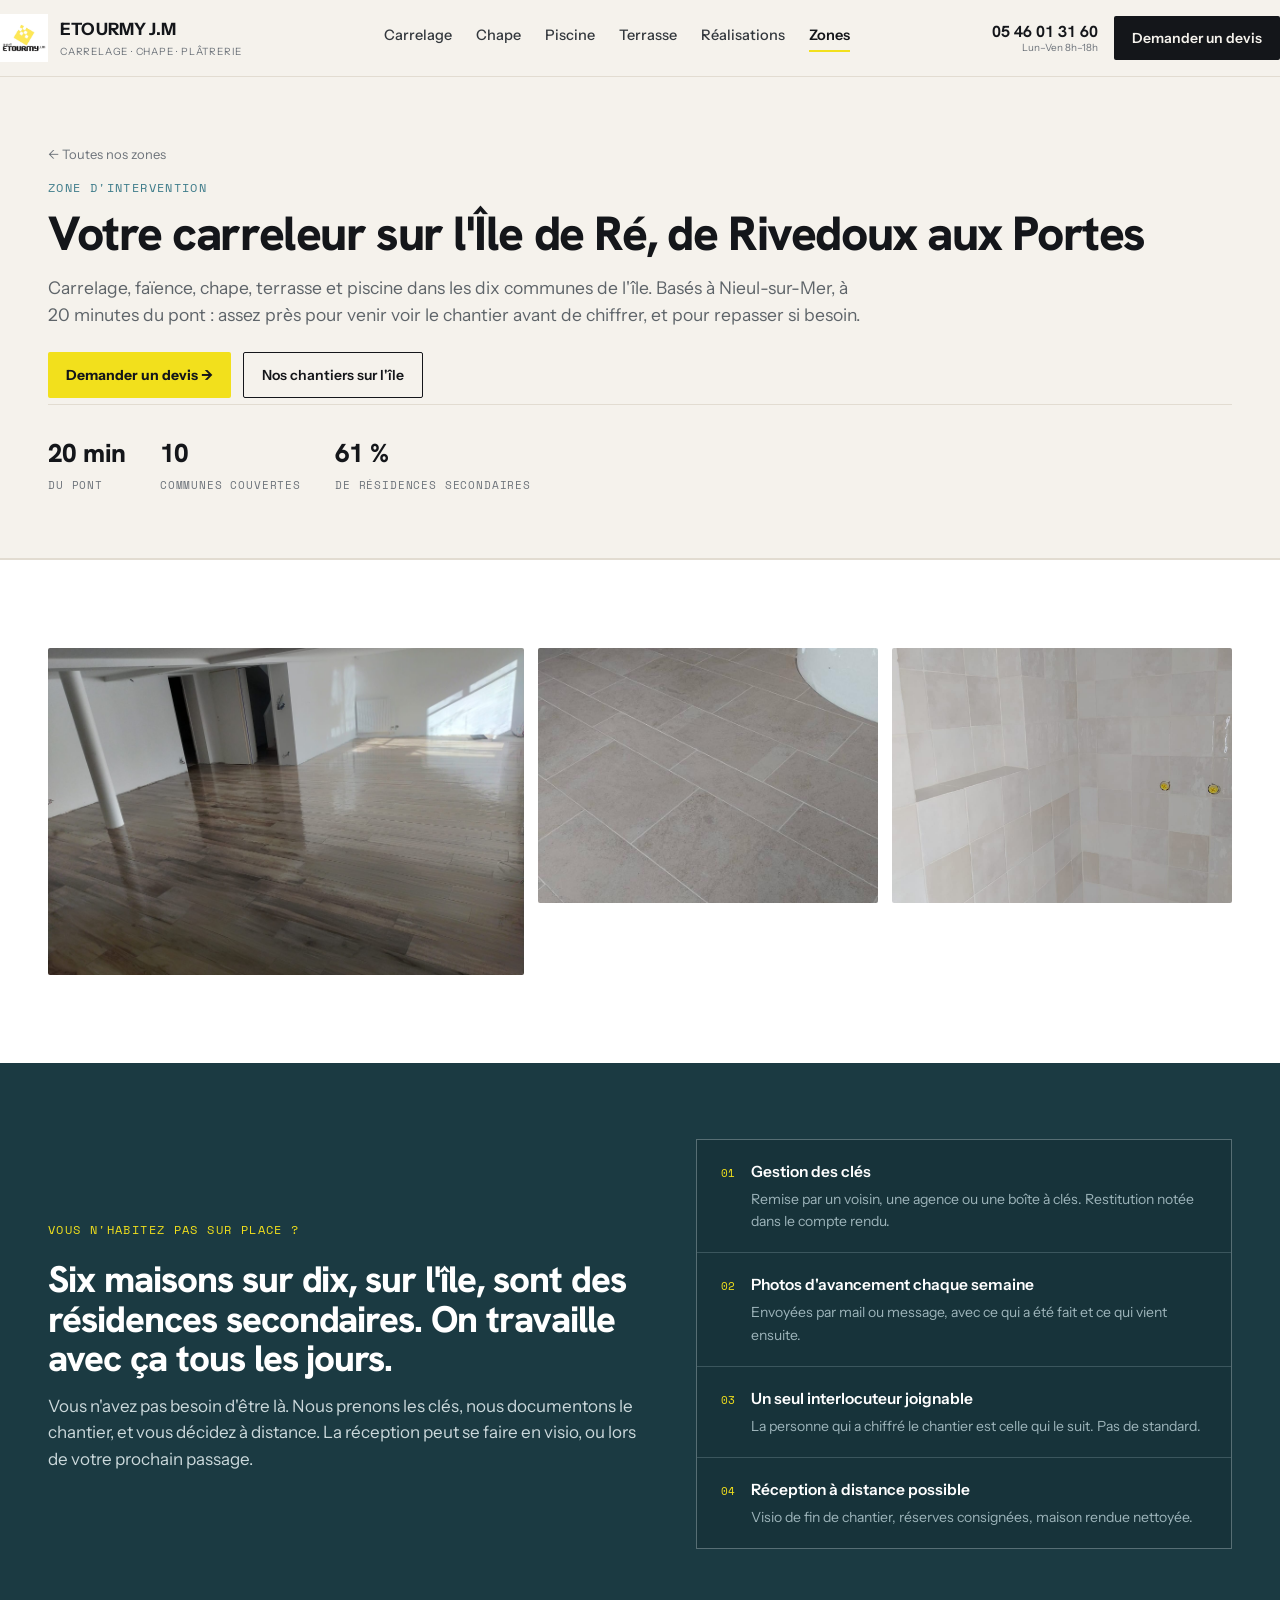
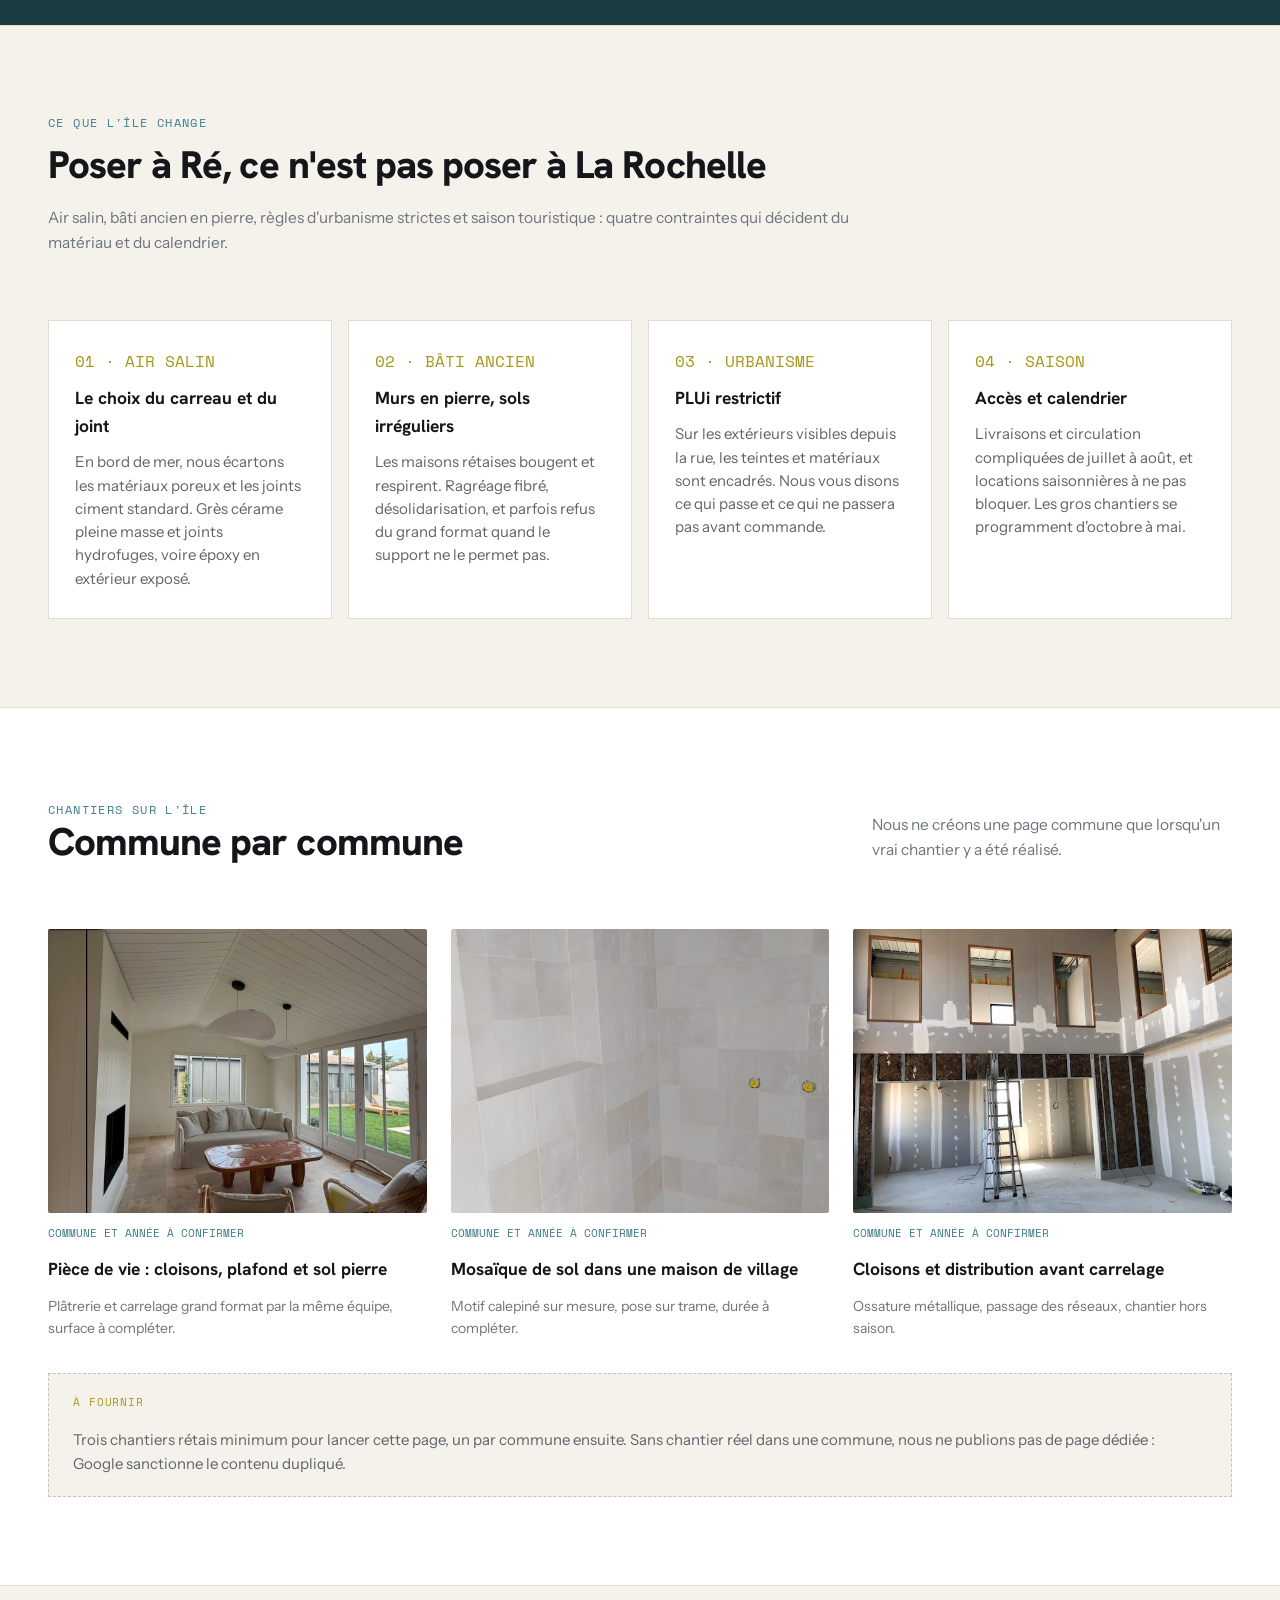
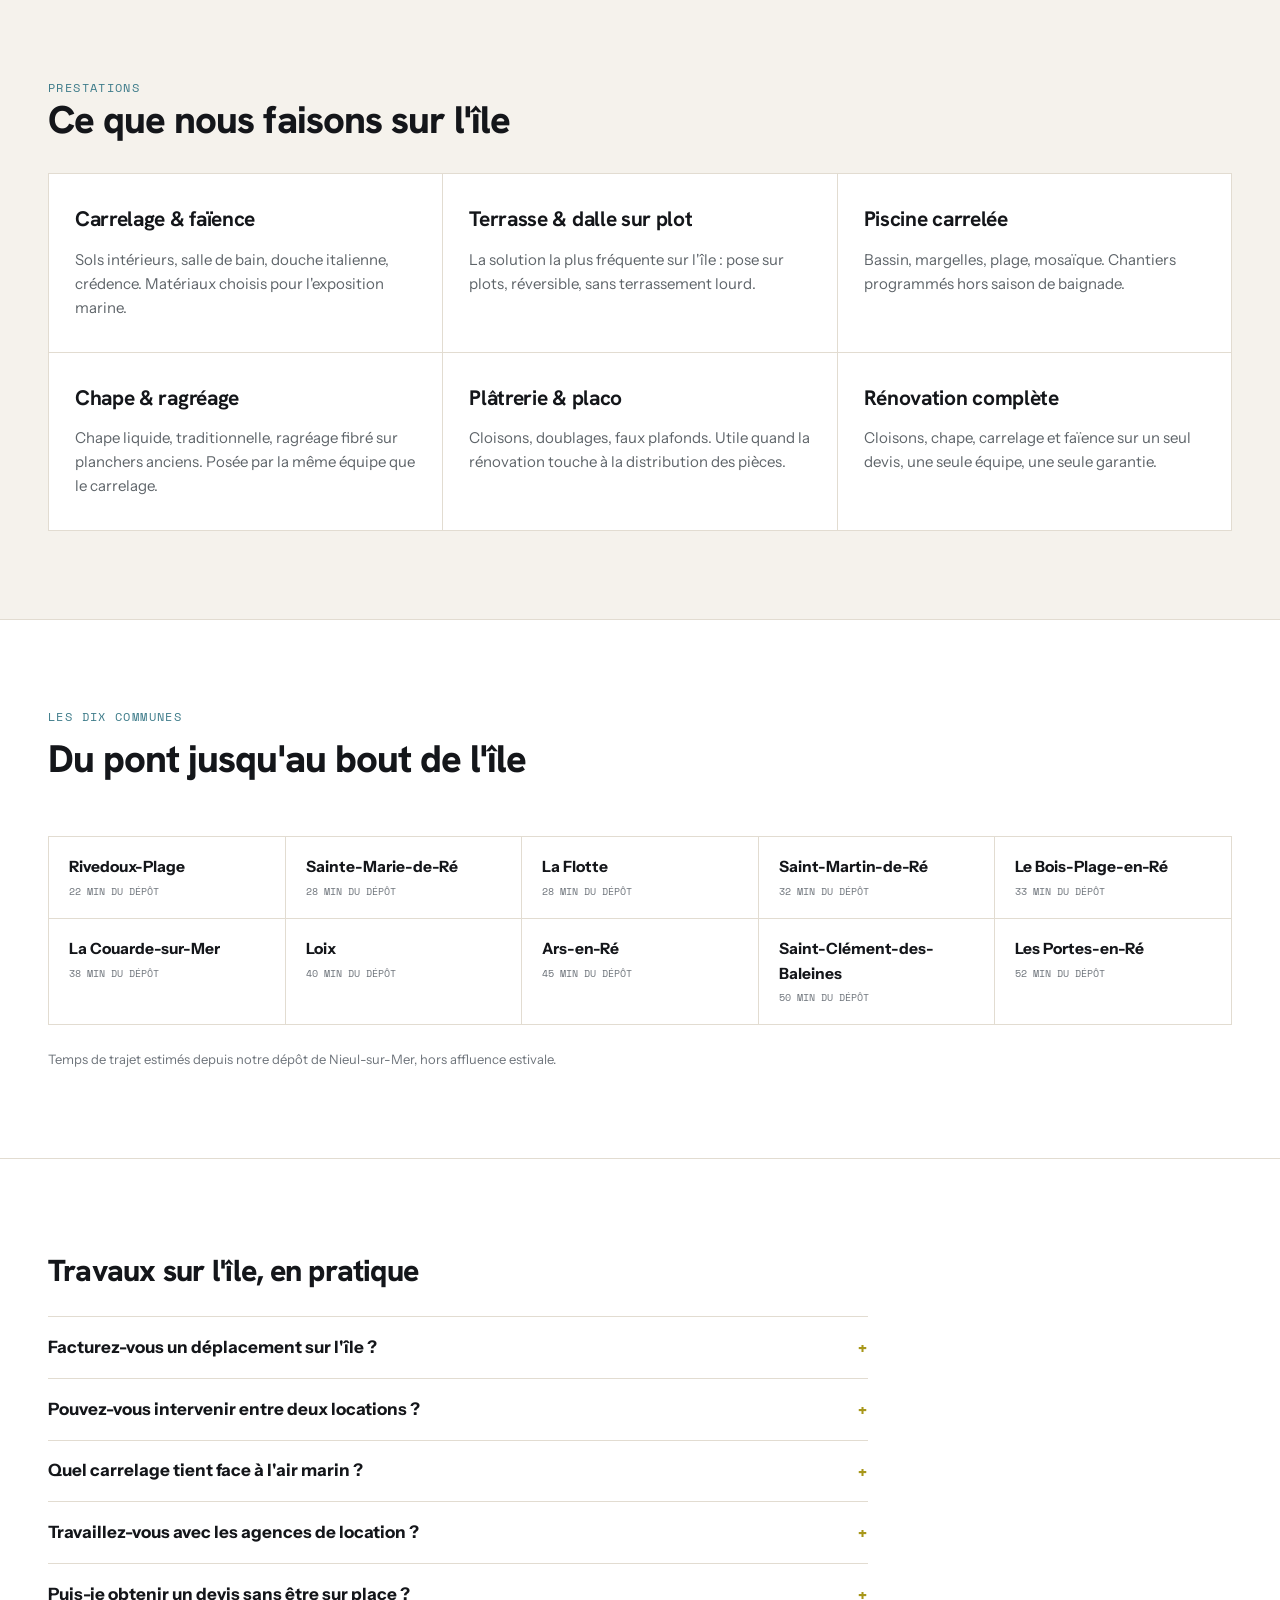
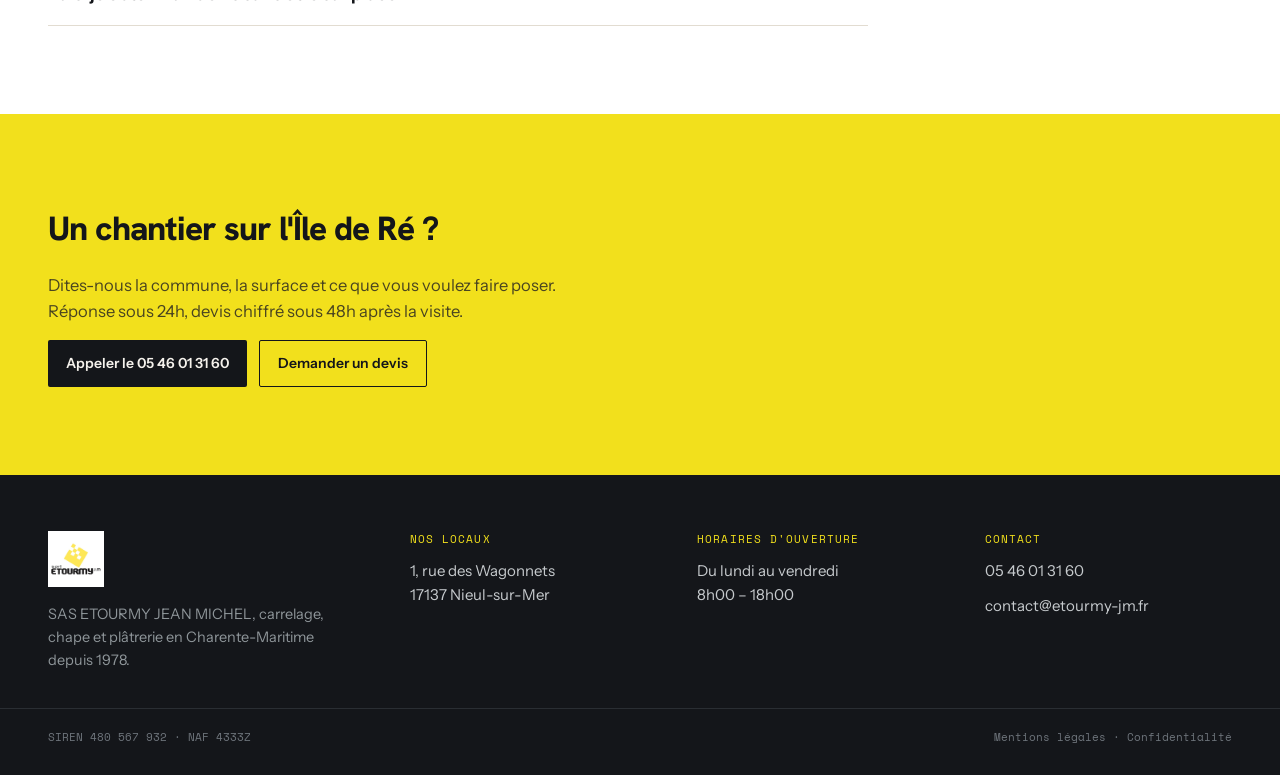
<file: zones/ile-de-re.html>
<!DOCTYPE html>
<html lang="fr">
<head>
<meta charset="UTF-8" />
<meta name="viewport" content="width=device-width, initial-scale=1" />
<meta name="theme-color" content="#14161A" />

<title>Carreleur sur l'Île de Ré : Rivedoux aux Portes | ETOURMY J.M | Devis sous 48h</title>
<meta name="description" content="ETOURMY J.M intervient dans les dix communes de l'Île de Ré : carrelage, chape, faïence, terrasse et piscine. Gestion des résidences secondaires à distance, matériaux adaptés à l'air marin, devis gratuit." />
<link rel="canonical" href="https://www.etourmy-jm.fr/zones/ile-de-re.html" />
<meta name="robots" content="index, follow" />

<meta property="og:type" content="website" />
<meta property="og:locale" content="fr_FR" />
<meta property="og:site_name" content="ETOURMY J.M" />
<meta property="og:title" content="Carreleur sur l'Île de Ré : Rivedoux aux Portes | ETOURMY J.M" />
<meta property="og:description" content="Carrelage, chape, faïence, terrasse et piscine dans les dix communes de l'Île de Ré. Basée à Nieul-sur-Mer, 20 minutes du pont." />
<meta property="og:url" content="https://www.etourmy-jm.fr/zones/ile-de-re.html" />

<link rel="preconnect" href="https://fonts.googleapis.com">
<link rel="preconnect" href="https://fonts.gstatic.com" crossorigin>
<link href="https://fonts.googleapis.com/css2?family=Hanken+Grotesk:wght@500;600;700;800&family=Instrument+Sans:wght@400;500;600&family=Space+Mono:wght@400;700&display=swap" rel="stylesheet">
<link rel="stylesheet" href="../styles.css">

<script type="application/ld+json">
{
  "@context": "https://schema.org",
  "@type": "BreadcrumbList",
  "itemListElement": [
    { "@type": "ListItem", "position": 1, "name": "Accueil", "item": "https://www.etourmy-jm.fr/" },
    { "@type": "ListItem", "position": 2, "name": "Zones d'intervention", "item": "https://www.etourmy-jm.fr/zones.html" },
    { "@type": "ListItem", "position": 3, "name": "Île de Ré", "item": "https://www.etourmy-jm.fr/zones/ile-de-re.html" }
  ]
}
</script>
<script type="application/ld+json">
{
  "@context": "https://schema.org",
  "@type": "Service",
  "serviceType": "Carrelage, chape et plâtrerie",
  "provider": { "@id": "https://www.etourmy-jm.fr/#business" },
  "areaServed": { "@type": "AdministrativeArea", "name": "Île de Ré" },
  "url": "https://www.etourmy-jm.fr/zones/ile-de-re.html"
}
</script>
<script type="application/ld+json">
{
  "@context": "https://schema.org",
  "@type": "FAQPage",
  "mainEntity": [
    { "@type": "Question", "name": "Facturez-vous un déplacement sur l'île ?", "acceptedAnswer": { "@type": "Answer", "text": "Le péage et le trajet sont intégrés au devis, annoncés dès le chiffrage. Pas de supplément découvert en fin de chantier." } },
    { "@type": "Question", "name": "Pouvez-vous intervenir entre deux locations ?", "acceptedAnswer": { "@type": "Answer", "text": "Oui pour les petits chantiers, en fenêtre datée. Pour une rénovation complète, il faut bloquer la maison : nous planifions plutôt d'octobre à mai." } },
    { "@type": "Question", "name": "Quel carrelage tient face à l'air marin ?", "acceptedAnswer": { "@type": "Answer", "text": "Grès cérame pleine masse en extérieur, joints hydrofuges ou époxy selon l'exposition. Nous évitons les pierres calcaires non traitées en front de mer." } },
    { "@type": "Question", "name": "Travaillez-vous avec les agences de location ?", "acceptedAnswer": { "@type": "Answer", "text": "Oui, y compris pour la remise des clés et le suivi quand le propriétaire est absent." } },
    { "@type": "Question", "name": "Puis-je obtenir un devis sans être sur place ?", "acceptedAnswer": { "@type": "Answer", "text": "Nous avons besoin de voir le chantier, mais vous n'avez pas besoin d'y être : une personne sur place pour ouvrir suffit, nous vous envoyons photos et relevé." } }
  ]
}
</script>
</head>
<body>
<a class="skip-link" href="#main">Aller au contenu</a>

<header class="site">
  <div class="wrap header-inner">
    <a class="brand" href="../index.html" aria-label="ETOURMY J.M · accueil">
      <img src="../assets/logo-etourmy.png" alt="Logo ETOURMY J.M" width="48" height="48">
      <span class="brand-text">
        <strong>ETOURMY J.M</strong>
        <span>Carrelage · Chape · Plâtrerie</span>
      </span>
    </a>
    <nav class="main" aria-label="Navigation principale">
      <a href="../index.html#prestations">Carrelage</a>
      <a href="../index.html#prestations">Chape</a>
      <a href="../index.html#prestations">Piscine</a>
      <a href="../index.html#prestations">Terrasse</a>
      <a href="../index.html#realisations">Réalisations</a>
      <a href="../zones.html" class="active">Zones</a>
    </nav>
    <div class="header-actions">
      <span class="phone-block">
        <a href="tel:0546013160">05 46 01 31 60</a>
        <span>Lun–Ven 8h–18h</span>
      </span>
      <a class="btn btn-dark" href="../index.html#devis">Demander un devis</a>
    </div>
  </div>
</header>

<main id="main">

<section class="page-hero">
  <div class="wrap">
    <a href="../zones.html" style="font-size:13px;color:var(--texte-clair);display:inline-block;margin-bottom:14px">← Toutes nos zones</a>
    <span class="kicker mono">Zone d'intervention</span>
    <h1>Votre carreleur sur l'Île de Ré, de Rivedoux aux Portes</h1>
    <p>Carrelage, faïence, chape, terrasse et piscine dans les dix communes de l'île. Basés à Nieul-sur-Mer, à 20 minutes du pont : assez près pour venir voir le chantier avant de chiffrer, et pour repasser si besoin.</p>
    <div class="hero-cta" style="margin-top:24px">
      <a class="btn btn-yellow" href="../index.html#devis">Demander un devis →</a>
      <a class="btn btn-outline" href="#chantiers">Nos chantiers sur l'île</a>
    </div>
    <div class="hero-mini-stats">
      <div class="mini-stat"><b>20 min</b><span>DU PONT</span></div>
      <div class="mini-stat"><b>10</b><span>COMMUNES COUVERTES</span></div>
      <div class="mini-stat"><b>61 %</b><span>DE RÉSIDENCES SECONDAIRES</span></div>
    </div>
  </div>
</section>

<section class="section-white">
  <div class="wrap" style="display:flex;flex-direction:column;gap:20px">
    <div class="hero-media-bottom" style="grid-template-columns:1.4fr 1fr 1fr;gap:14px">
      <div style="border-radius:var(--radius);overflow:hidden;aspect-ratio:16/11"><img src="../assets/sol-salon.jpg" alt="Maison rétaise, pièce de vie au sol grand format" loading="lazy" style="width:100%;height:100%;object-fit:cover"></div>
      <div style="border-radius:var(--radius);overflow:hidden;aspect-ratio:4/3"><img src="../assets/grand-format-pose.jpg" alt="Pose grand format sur l'île" loading="lazy" style="width:100%;height:100%;object-fit:cover"></div>
      <div style="border-radius:var(--radius);overflow:hidden;aspect-ratio:4/3"><img src="../assets/mosaique-zellige.jpg" alt="Mosaïque de sol, motif calepiné" loading="lazy" style="width:100%;height:100%;object-fit:cover"></div>
    </div>
  </div>
</section>

<section class="teal-block">
  <div class="wrap teal-grid">
    <div>
      <span class="kicker mono" style="color:var(--yellow)">Vous n'habitez pas sur place ?</span>
      <h2 style="margin-top:18px">Six maisons sur dix, sur l'île, sont des résidences secondaires. On travaille avec ça tous les jours.</h2>
      <p>Vous n'avez pas besoin d'être là. Nous prenons les clés, nous documentons le chantier, et vous décidez à distance. La réception peut se faire en visio, ou lors de votre prochain passage.</p>
    </div>
    <div class="teal-list">
      <div class="teal-item">
        <span class="n">01</span>
        <div><strong>Gestion des clés</strong><span>Remise par un voisin, une agence ou une boîte à clés. Restitution notée dans le compte rendu.</span></div>
      </div>
      <div class="teal-item">
        <span class="n">02</span>
        <div><strong>Photos d'avancement chaque semaine</strong><span>Envoyées par mail ou message, avec ce qui a été fait et ce qui vient ensuite.</span></div>
      </div>
      <div class="teal-item">
        <span class="n">03</span>
        <div><strong>Un seul interlocuteur joignable</strong><span>La personne qui a chiffré le chantier est celle qui le suit. Pas de standard.</span></div>
      </div>
      <div class="teal-item">
        <span class="n">04</span>
        <div><strong>Réception à distance possible</strong><span>Visio de fin de chantier, réserves consignées, maison rendue nettoyée.</span></div>
      </div>
    </div>
  </div>
</section>

<section class="section-paper">
  <div class="wrap" style="display:flex;flex-direction:column;gap:32px">
    <div class="section-head" style="max-width:820px">
      <span class="kicker">Ce que l'île change</span>
      <h2>Poser à Ré, ce n'est pas poser à La Rochelle</h2>
      <p class="sub" style="max-width:none;margin-top:8px">Air salin, bâti ancien en pierre, règles d'urbanisme strictes et saison touristique : quatre contraintes qui décident du matériau et du calendrier.</p>
    </div>
    <div class="context-grid-4">
      <div class="context-card">
        <span class="tag mono" style="color:var(--olive)">01 · AIR SALIN</span>
        <h3>Le choix du carreau et du joint</h3>
        <p>En bord de mer, nous écartons les matériaux poreux et les joints ciment standard. Grès cérame pleine masse et joints hydrofuges, voire époxy en extérieur exposé.</p>
      </div>
      <div class="context-card">
        <span class="tag mono" style="color:var(--olive)">02 · BÂTI ANCIEN</span>
        <h3>Murs en pierre, sols irréguliers</h3>
        <p>Les maisons rétaises bougent et respirent. Ragréage fibré, désolidarisation, et parfois refus du grand format quand le support ne le permet pas.</p>
      </div>
      <div class="context-card">
        <span class="tag mono" style="color:var(--olive)">03 · URBANISME</span>
        <h3>PLUi restrictif</h3>
        <p>Sur les extérieurs visibles depuis la rue, les teintes et matériaux sont encadrés. Nous vous disons ce qui passe et ce qui ne passera pas avant commande.</p>
      </div>
      <div class="context-card">
        <span class="tag mono" style="color:var(--olive)">04 · SAISON</span>
        <h3>Accès et calendrier</h3>
        <p>Livraisons et circulation compliquées de juillet à août, et locations saisonnières à ne pas bloquer. Les gros chantiers se programment d'octobre à mai.</p>
      </div>
    </div>
  </div>
</section>

<section class="section-white" id="chantiers">
  <div class="wrap" style="display:flex;flex-direction:column;gap:34px">
    <div class="section-head row">
      <div>
        <span class="kicker">Chantiers sur l'île</span>
        <h2>Commune par commune</h2>
      </div>
      <p class="sub">Nous ne créons une page commune que lorsqu'un vrai chantier y a été réalisé.</p>
    </div>
    <div class="real-grid" style="grid-template-columns:repeat(3,1fr)">
      <div class="real-card">
        <div class="ph"><img src="../assets/salon-branded.jpg" alt="Chantier rétais, pièce de vie" loading="lazy"></div>
        <span class="tag mono">COMMUNE ET ANNÉE À CONFIRMER</span>
        <h3>Pièce de vie : cloisons, plafond et sol pierre</h3>
        <span class="desc">Plâtrerie et carrelage grand format par la même équipe, surface à compléter.</span>
      </div>
      <div class="real-card">
        <div class="ph"><img src="../assets/mosaique-zellige.jpg" alt="Mosaïque de sol dans une maison de village rétaise" loading="lazy"></div>
        <span class="tag mono">COMMUNE ET ANNÉE À CONFIRMER</span>
        <h3>Mosaïque de sol dans une maison de village</h3>
        <span class="desc">Motif calepiné sur mesure, pose sur trame, durée à compléter.</span>
      </div>
      <div class="real-card">
        <div class="ph"><img src="../assets/cloisons-ossature.jpg" alt="Chantier rétais, cloisons et distribution" loading="lazy"></div>
        <span class="tag mono">COMMUNE ET ANNÉE À CONFIRMER</span>
        <h3>Cloisons et distribution avant carrelage</h3>
        <span class="desc">Ossature métallique, passage des réseaux, chantier hors saison.</span>
      </div>
    </div>
    <div class="notice-box">
      <span class="tag">À FOURNIR</span>
      <p>Trois chantiers rétais minimum pour lancer cette page, un par commune ensuite. Sans chantier réel dans une commune, nous ne publions pas de page dédiée : Google sanctionne le contenu dupliqué.</p>
    </div>
  </div>
</section>

<section class="prestations section-paper" style="border-top:1px solid var(--bordure)">
  <div class="wrap">
    <div class="section-head row">
      <div>
        <span class="kicker">Prestations</span>
        <h2>Ce que nous faisons sur l'île</h2>
      </div>
    </div>
    <div class="presta-grid">
      <div class="presta-card">
        <h3>Carrelage &amp; faïence</h3>
        <p>Sols intérieurs, salle de bain, douche italienne, crédence. Matériaux choisis pour l'exposition marine.</p>
      </div>
      <div class="presta-card">
        <h3>Terrasse &amp; dalle sur plot</h3>
        <p>La solution la plus fréquente sur l'île : pose sur plots, réversible, sans terrassement lourd.</p>
      </div>
      <div class="presta-card">
        <h3>Piscine carrelée</h3>
        <p>Bassin, margelles, plage, mosaïque. Chantiers programmés hors saison de baignade.</p>
      </div>
      <div class="presta-card">
        <h3>Chape &amp; ragréage</h3>
        <p>Chape liquide, traditionnelle, ragréage fibré sur planchers anciens. Posée par la même équipe que le carrelage.</p>
      </div>
      <div class="presta-card">
        <h3>Plâtrerie &amp; placo</h3>
        <p>Cloisons, doublages, faux plafonds. Utile quand la rénovation touche à la distribution des pièces.</p>
      </div>
      <div class="presta-card">
        <h3>Rénovation complète</h3>
        <p>Cloisons, chape, carrelage et faïence sur un seul devis, une seule équipe, une seule garantie.</p>
      </div>
    </div>
  </div>
</section>

<section class="section-white">
  <div class="wrap" style="display:flex;flex-direction:column;gap:24px">
    <div class="section-head">
      <span class="kicker">Les dix communes</span>
      <h2>Du pont jusqu'au bout de l'île</h2>
    </div>
    <div class="commune-grid">
      <div class="commune-cell"><strong>Rivedoux-Plage</strong><span>22 MIN DU DÉPÔT</span></div>
      <div class="commune-cell"><strong>Sainte-Marie-de-Ré</strong><span>28 MIN DU DÉPÔT</span></div>
      <div class="commune-cell"><strong>La Flotte</strong><span>28 MIN DU DÉPÔT</span></div>
      <div class="commune-cell"><strong>Saint-Martin-de-Ré</strong><span>32 MIN DU DÉPÔT</span></div>
      <div class="commune-cell"><strong>Le Bois-Plage-en-Ré</strong><span>33 MIN DU DÉPÔT</span></div>
      <div class="commune-cell"><strong>La Couarde-sur-Mer</strong><span>38 MIN DU DÉPÔT</span></div>
      <div class="commune-cell"><strong>Loix</strong><span>40 MIN DU DÉPÔT</span></div>
      <div class="commune-cell"><strong>Ars-en-Ré</strong><span>45 MIN DU DÉPÔT</span></div>
      <div class="commune-cell"><strong>Saint-Clément-des-Baleines</strong><span>50 MIN DU DÉPÔT</span></div>
      <div class="commune-cell"><strong>Les Portes-en-Ré</strong><span>52 MIN DU DÉPÔT</span></div>
    </div>
    <p style="font-size:13px;color:var(--texte-clair)">Temps de trajet estimés depuis notre dépôt de Nieul-sur-Mer, hors affluence estivale.</p>
  </div>
</section>

<section class="avis-faq">
  <div class="wrap">
    <div class="faq" style="max-width:820px">
      <h2>Travaux sur l'île, en pratique</h2>
      <details>
        <summary>Facturez-vous un déplacement sur l'île ?</summary>
        <p>Le péage et le trajet sont intégrés au devis, annoncés dès le chiffrage. Pas de supplément découvert en fin de chantier.</p>
      </details>
      <details>
        <summary>Pouvez-vous intervenir entre deux locations ?</summary>
        <p>Oui pour les petits chantiers, en fenêtre datée. Pour une rénovation complète, il faut bloquer la maison : nous planifions plutôt d'octobre à mai.</p>
      </details>
      <details>
        <summary>Quel carrelage tient face à l'air marin ?</summary>
        <p>Grès cérame pleine masse en extérieur, joints hydrofuges ou époxy selon l'exposition. Nous évitons les pierres calcaires non traitées en front de mer.</p>
      </details>
      <details>
        <summary>Travaillez-vous avec les agences de location ?</summary>
        <p>Oui, y compris pour la remise des clés et le suivi quand le propriétaire est absent.</p>
      </details>
      <details>
        <summary>Puis-je obtenir un devis sans être sur place ?</summary>
        <p>Nous avons besoin de voir le chantier, mais vous n'avez pas besoin d'y être : une personne sur place pour ouvrir suffit, nous vous envoyons photos et relevé.</p>
      </details>
    </div>
  </div>
</section>

<section class="devis">
  <div class="wrap" style="display:flex;flex-direction:column;gap:16px;align-items:flex-start">
    <h2 style="font-size:clamp(1.6rem,3vw,2.1rem);letter-spacing:-.028em;font-weight:800;color:var(--ink)">Un chantier sur l'Île de Ré ?</h2>
    <p style="font-size:16.5px;color:var(--yellow-ink);max-width:560px">Dites-nous la commune, la surface et ce que vous voulez faire poser. Réponse sous 24h, devis chiffré sous 48h après la visite.</p>
    <div style="display:flex;gap:12px;flex-wrap:wrap">
      <a class="btn btn-dark" href="tel:0546013160">Appeler le 05 46 01 31 60</a>
      <a class="btn btn-outline" href="../index.html#devis">Demander un devis</a>
    </div>
  </div>
</section>

</main>

<footer class="site">
  <div class="wrap footer-grid">
    <div class="footer-brand">
      <img src="../assets/logo-etourmy.png" alt="Logo ETOURMY J.M">
      <p>SAS ETOURMY JEAN MICHEL, carrelage, chape et plâtrerie en Charente-Maritime depuis 1978.</p>
    </div>
    <div class="col">
      <span class="h mono">NOS LOCAUX</span>
      <p>1, rue des Wagonnets<br>17137 Nieul-sur-Mer</p>
    </div>
    <div class="col">
      <span class="h mono">HORAIRES D'OUVERTURE</span>
      <p>Du lundi au vendredi<br>8h00 – 18h00</p>
    </div>
    <div class="col">
      <span class="h mono">CONTACT</span>
      <a href="tel:0546013160">05 46 01 31 60</a>
      <a href="mailto:contact@etourmy-jm.fr">contact@etourmy-jm.fr</a>
    </div>
  </div>
  <div class="wrap footer-bottom">
    <span>SIREN 480 567 932 · NAF 4333Z</span>
    <span>Mentions légales · Confidentialité</span>
  </div>
</footer>

<nav class="mobile-bar" aria-label="Actions rapides">
  <a class="btn btn-outline" href="tel:0546013160">Appeler</a>
  <a class="btn btn-yellow" href="../index.html#devis">Devis</a>
</nav>

</body>
</html>
</file>
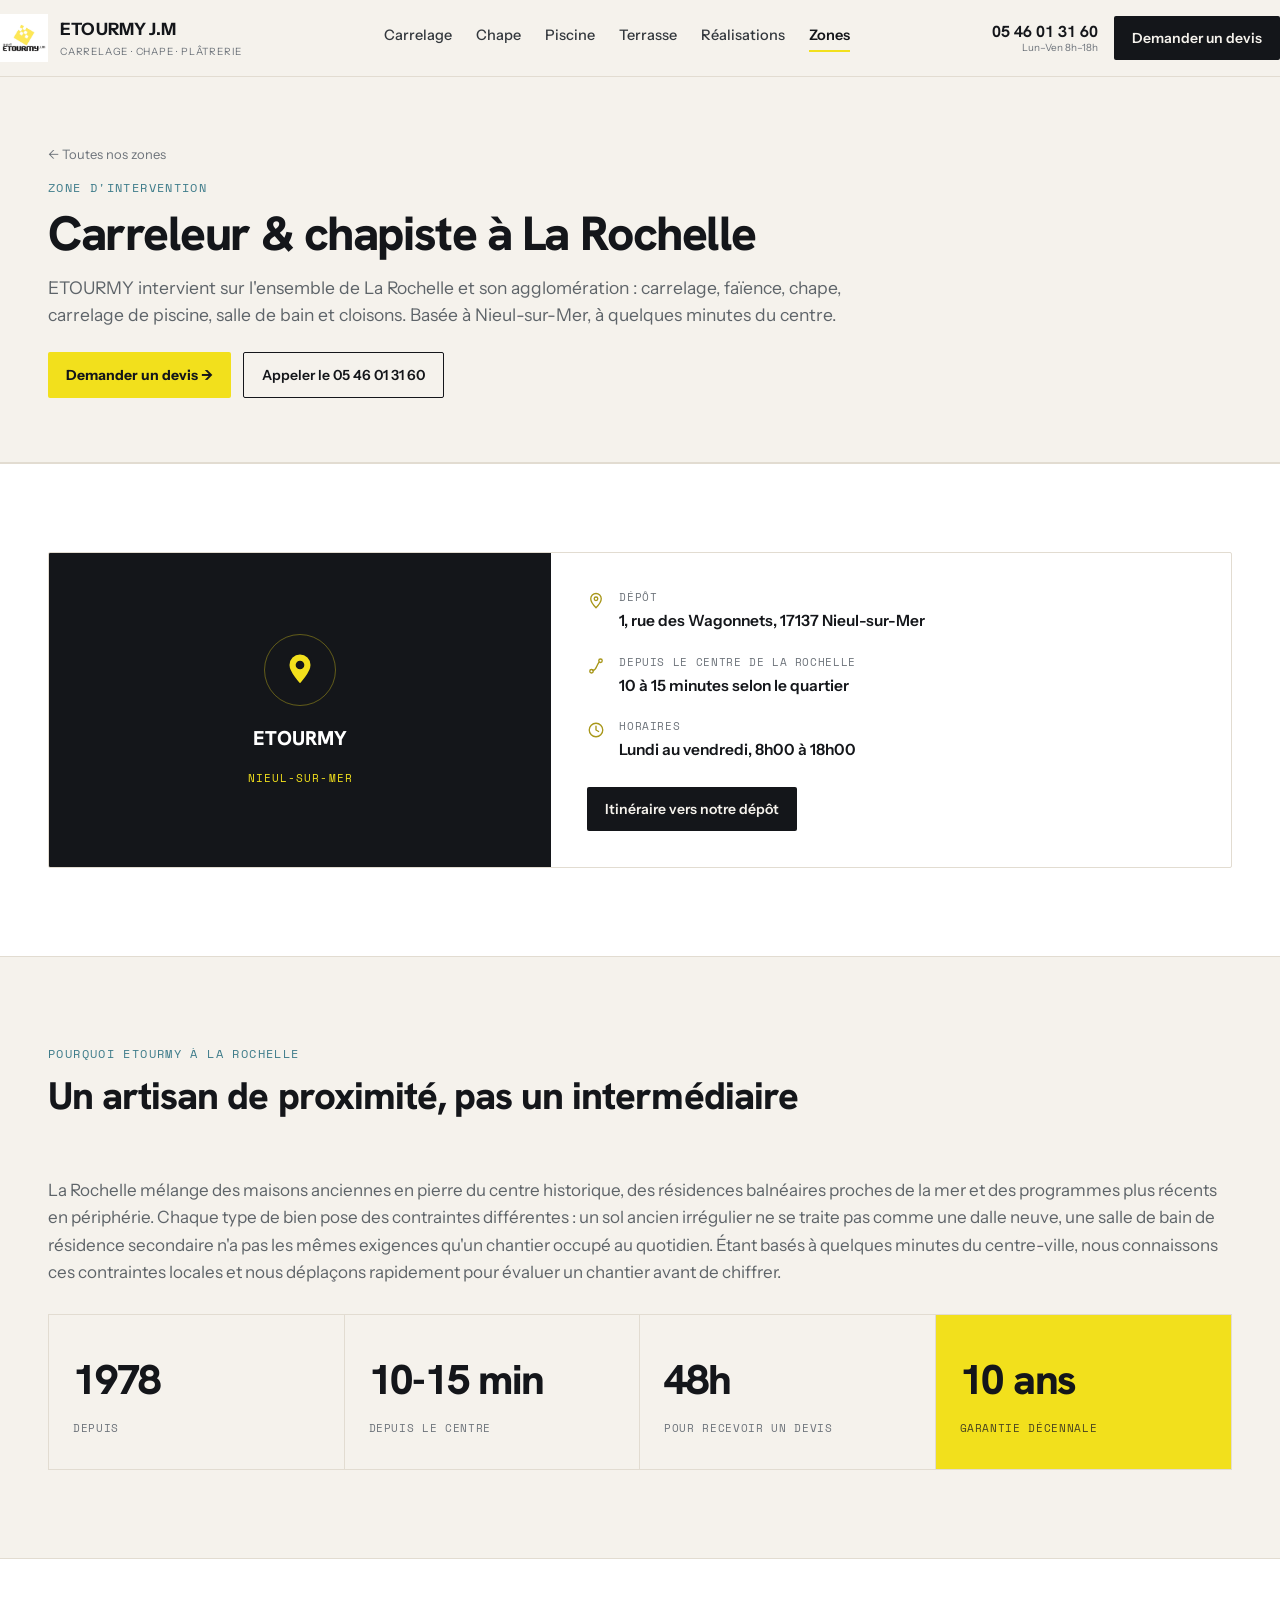
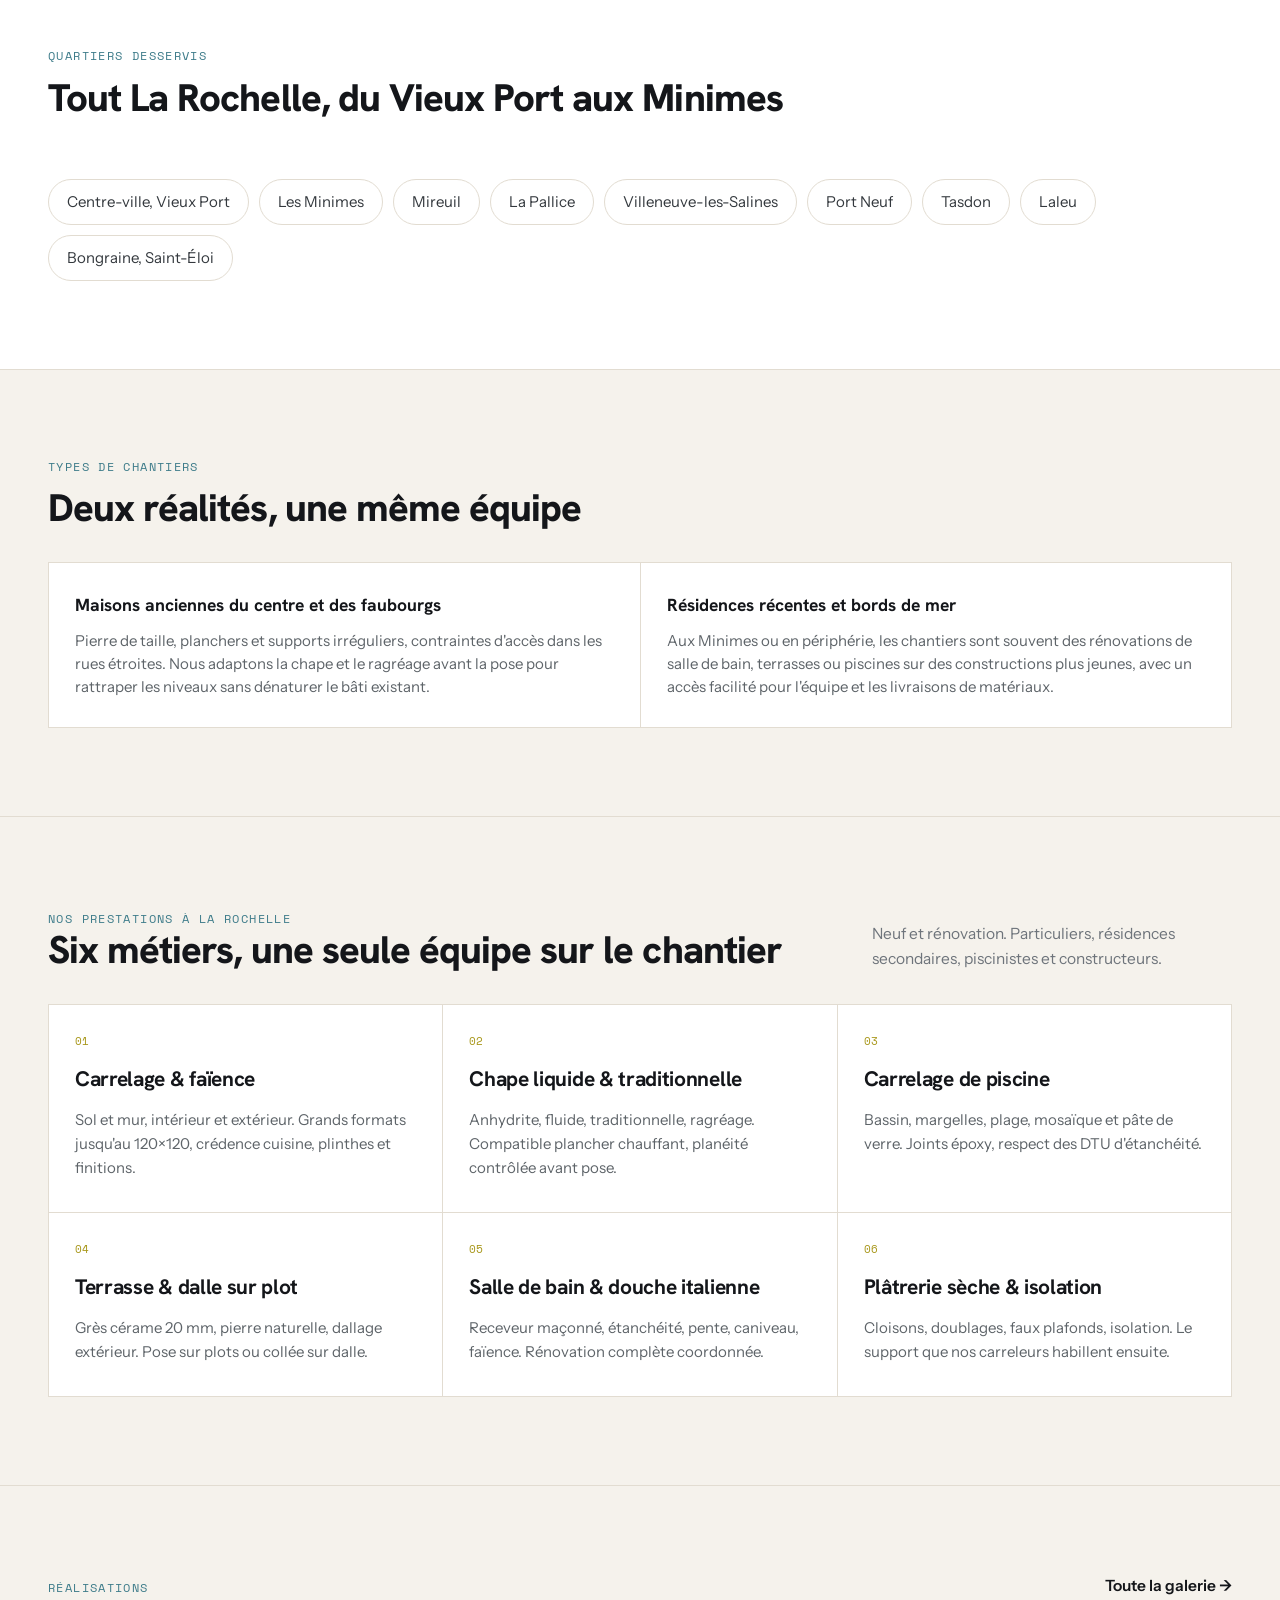
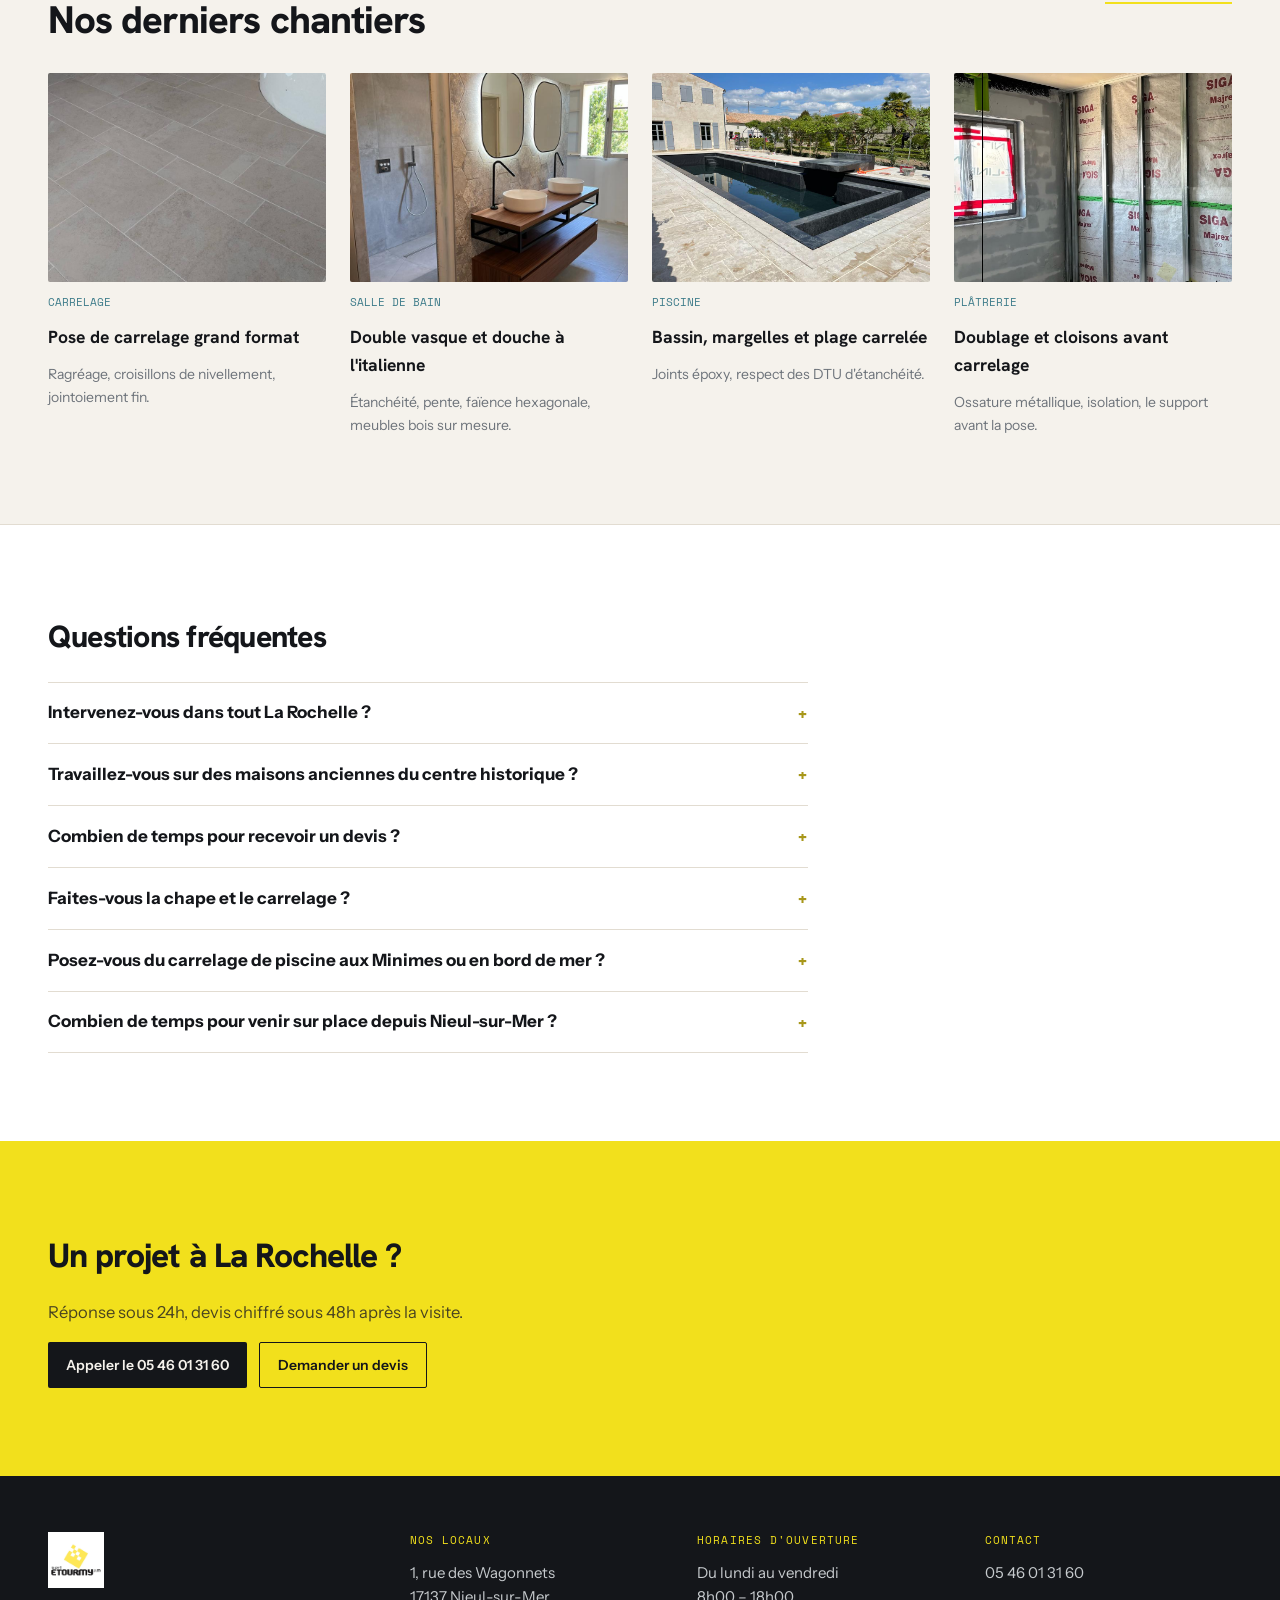
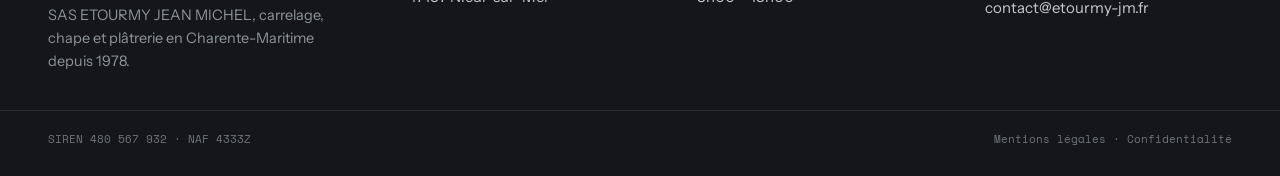
<file: zones/la-rochelle.html>
<!DOCTYPE html>
<html lang="fr">
<head>
<meta charset="UTF-8" />
<meta name="viewport" content="width=device-width, initial-scale=1" />
<meta name="theme-color" content="#14161A" />

<!--
  PAGE TYPE : zone d'intervention.
  Modèle à dupliquer par commune : remplacer "La Rochelle" par le nom de
  la commune dans le <title>, la meta description, le H1, l'intro, le FAQ
  et le JSON-LD (name + areaServed). Voir README.md à la racine du repo.
-->

<title>Carreleur & chapiste à La Rochelle | ETOURMY J.M | Devis sous 48h</title>
<meta name="description" content="ETOURMY J.M intervient à La Rochelle pour vos travaux de carrelage, chape, faïence, carrelage de piscine et cloisons. Basée à Nieul-sur-Mer, devis gratuit sous 48h, garantie décennale." />
<link rel="canonical" href="https://www.etourmy-jm.fr/zones/la-rochelle.html" />
<meta name="robots" content="index, follow" />

<meta property="og:type" content="website" />
<meta property="og:locale" content="fr_FR" />
<meta property="og:site_name" content="ETOURMY J.M" />
<meta property="og:title" content="Carreleur & chapiste à La Rochelle | ETOURMY J.M" />
<meta property="og:description" content="Carrelage, chape, faïence, carrelage de piscine et plâtrerie à La Rochelle. Devis gratuit sous 48h." />
<meta property="og:url" content="https://www.etourmy-jm.fr/zones/la-rochelle.html" />

<link rel="preconnect" href="https://fonts.googleapis.com">
<link rel="preconnect" href="https://fonts.gstatic.com" crossorigin>
<link href="https://fonts.googleapis.com/css2?family=Hanken+Grotesk:wght@500;600;700;800&family=Instrument+Sans:wght@400;500;600&family=Space+Mono:wght@400;700&display=swap" rel="stylesheet">
<link rel="stylesheet" href="../styles.css">

<script type="application/ld+json">
{
  "@context": "https://schema.org",
  "@type": "BreadcrumbList",
  "itemListElement": [
    { "@type": "ListItem", "position": 1, "name": "Accueil", "item": "https://www.etourmy-jm.fr/" },
    { "@type": "ListItem", "position": 2, "name": "Zones d'intervention", "item": "https://www.etourmy-jm.fr/zones.html" },
    { "@type": "ListItem", "position": 3, "name": "La Rochelle", "item": "https://www.etourmy-jm.fr/zones/la-rochelle.html" }
  ]
}
</script>
<script type="application/ld+json">
{
  "@context": "https://schema.org",
  "@type": "Service",
  "serviceType": "Carrelage, chape et plâtrerie",
  "provider": { "@id": "https://www.etourmy-jm.fr/#business" },
  "areaServed": { "@type": "City", "name": "La Rochelle" },
  "url": "https://www.etourmy-jm.fr/zones/la-rochelle.html"
}
</script>
<script type="application/ld+json">
{
  "@context": "https://schema.org",
  "@type": "FAQPage",
  "mainEntity": [
    { "@type": "Question", "name": "Intervenez-vous dans tout La Rochelle ?", "acceptedAnswer": { "@type": "Answer", "text": "Oui, tous les quartiers : Vieux Port, Les Minimes, Mireuil, La Pallice, Villeneuve-les-Salines et le reste de l'agglomération." } },
    { "@type": "Question", "name": "Travaillez-vous sur des maisons anciennes du centre historique ?", "acceptedAnswer": { "@type": "Answer", "text": "Oui, c'est une part importante de notre activité à La Rochelle. Nous adaptons la chape et la pose au support ancien." } },
    { "@type": "Question", "name": "Combien de temps pour recevoir un devis ?", "acceptedAnswer": { "@type": "Answer", "text": "Sous 48h après la visite. Nous ne chiffrons jamais un chantier sans l'avoir vu." } },
    { "@type": "Question", "name": "Faites-vous la chape et le carrelage ?", "acceptedAnswer": { "@type": "Answer", "text": "Les deux, avec la même équipe. C'est ce qui évite les litiges entre corps d'état." } },
    { "@type": "Question", "name": "Posez-vous du carrelage de piscine aux Minimes ou en bord de mer ?", "acceptedAnswer": { "@type": "Answer", "text": "Oui : bassin, margelles, plage, mosaïque et pâte de verre, avec des joints époxy adaptés à l'exposition au sel et au soleil." } },
    { "@type": "Question", "name": "Combien de temps pour venir sur place depuis Nieul-sur-Mer ?", "acceptedAnswer": { "@type": "Answer", "text": "10 à 15 minutes selon le quartier." } }
  ]
}
</script>
</head>
<body>
<a class="skip-link" href="#main">Aller au contenu</a>

<header class="site">
  <div class="wrap header-inner">
    <a class="brand" href="../index.html" aria-label="ETOURMY J.M · accueil">
      <img src="../assets/logo-etourmy.png" alt="Logo ETOURMY J.M" width="48" height="48">
      <span class="brand-text">
        <strong>ETOURMY J.M</strong>
        <span>Carrelage · Chape · Plâtrerie</span>
      </span>
    </a>
    <nav class="main" aria-label="Navigation principale">
      <a href="../index.html#prestations">Carrelage</a>
      <a href="../index.html#prestations">Chape</a>
      <a href="../index.html#prestations">Piscine</a>
      <a href="../index.html#prestations">Terrasse</a>
      <a href="../index.html#realisations">Réalisations</a>
      <a href="../zones.html" class="active">Zones</a>
    </nav>
    <div class="header-actions">
      <span class="phone-block">
        <a href="tel:0546013160">05 46 01 31 60</a>
        <span>Lun–Ven 8h–18h</span>
      </span>
      <a class="btn btn-dark" href="../index.html#devis">Demander un devis</a>
    </div>
  </div>
</header>

<main id="main">

<section class="page-hero">
  <div class="wrap">
    <a href="../zones.html" style="font-size:13px;color:var(--texte-clair);display:inline-block;margin-bottom:14px">← Toutes nos zones</a>
    <span class="kicker mono">Zone d'intervention</span>
    <h1>Carreleur &amp; chapiste à La Rochelle</h1>
    <p>ETOURMY intervient sur l'ensemble de La Rochelle et son agglomération : carrelage, faïence, chape, carrelage de piscine, salle de bain et cloisons. Basée à Nieul-sur-Mer, à quelques minutes du centre.</p>
    <div class="hero-cta" style="margin-top:24px">
      <a class="btn btn-yellow" href="../index.html#devis">Demander un devis →</a>
      <a class="btn btn-outline" href="tel:0546013160">Appeler le 05 46 01 31 60</a>
    </div>
  </div>
</section>

<section class="section-white">
  <div class="wrap" style="display:flex;flex-direction:column;gap:20px">
    <div class="locate">
      <div class="locate-badge">
        <div class="pin-wrap">
          <div class="pin-ring"></div>
          <svg viewBox="0 0 24 24" fill="none" xmlns="http://www.w3.org/2000/svg">
            <path d="M12 21s7-7.2 7-12A7 7 0 1 0 5 9c0 4.8 7 12 7 12Z" fill="#F2E01C" stroke="#14161A" stroke-width="1.4"/>
            <circle cx="12" cy="9" r="2.6" fill="#14161A"/>
          </svg>
        </div>
        <strong>ETOURMY</strong>
        <span>Nieul-sur-Mer</span>
      </div>
      <div class="locate-info">
        <div class="locate-row">
          <svg viewBox="0 0 24 24" fill="none" stroke="currentColor" stroke-width="1.8" stroke-linecap="round" stroke-linejoin="round"><path d="M12 21s7-7.2 7-12A7 7 0 1 0 5 9c0 4.8 7 12 7 12Z"/><circle cx="12" cy="9" r="2.4"/></svg>
          <div><span class="label mono">DÉPÔT</span><span class="value">1, rue des Wagonnets, 17137 Nieul-sur-Mer</span></div>
        </div>
        <div class="locate-row">
          <svg viewBox="0 0 24 24" fill="none" stroke="currentColor" stroke-width="1.8" stroke-linecap="round" stroke-linejoin="round"><circle cx="6" cy="19" r="2.3"/><circle cx="18" cy="5" r="2.3"/><path d="M8 18c5-1 4-6 8-11"/></svg>
          <div><span class="label mono">DEPUIS LE CENTRE DE LA ROCHELLE</span><span class="value">10 à 15 minutes selon le quartier</span></div>
        </div>
        <div class="locate-row">
          <svg viewBox="0 0 24 24" fill="none" stroke="currentColor" stroke-width="1.8" stroke-linecap="round" stroke-linejoin="round"><circle cx="12" cy="12" r="9"/><path d="M12 7v5l3.5 2"/></svg>
          <div><span class="label mono">HORAIRES</span><span class="value">Lundi au vendredi, 8h00 à 18h00</span></div>
        </div>
        <a class="btn btn-dark locate-cta" href="https://www.google.com/maps/dir/?api=1&amp;destination=1+rue+des+Wagonnets+17137+Nieul-sur-Mer" target="_blank" rel="noopener">Itinéraire vers notre dépôt</a>
      </div>
    </div>
  </div>
</section>

<section class="section-paper">
  <div class="wrap" style="display:flex;flex-direction:column;gap:28px">
    <div class="section-head">
      <span class="kicker">Pourquoi ETOURMY à La Rochelle</span>
      <h2>Un artisan de proximité, pas un intermédiaire</h2>
    </div>
    <p style="font-size:17px;line-height:1.6;color:var(--texte-doux)">La Rochelle mélange des maisons anciennes en pierre du centre historique, des résidences balnéaires proches de la mer et des programmes plus récents en périphérie. Chaque type de bien pose des contraintes différentes : un sol ancien irrégulier ne se traite pas comme une dalle neuve, une salle de bain de résidence secondaire n'a pas les mêmes exigences qu'un chantier occupé au quotidien. Étant basés à quelques minutes du centre-ville, nous connaissons ces contraintes locales et nous déplaçons rapidement pour évaluer un chantier avant de chiffrer.</p>
    <div class="local-stats">
      <div class="stat"><b>1978</b><span>Depuis</span></div>
      <div class="stat"><b>10-15 min</b><span>Depuis le centre</span></div>
      <div class="stat"><b>48h</b><span>Pour recevoir un devis</span></div>
      <div class="stat hi"><b>10 ans</b><span>Garantie décennale</span></div>
    </div>
  </div>
</section>

<section class="section-white">
  <div class="wrap" style="display:flex;flex-direction:column;gap:28px">
    <div class="section-head">
      <span class="kicker">Quartiers desservis</span>
      <h2>Tout La Rochelle, du Vieux Port aux Minimes</h2>
    </div>
    <div class="pill-row">
      <span class="pill">Centre-ville, Vieux Port</span>
      <span class="pill">Les Minimes</span>
      <span class="pill">Mireuil</span>
      <span class="pill">La Pallice</span>
      <span class="pill">Villeneuve-les-Salines</span>
      <span class="pill">Port Neuf</span>
      <span class="pill">Tasdon</span>
      <span class="pill">Laleu</span>
      <span class="pill">Bongraine, Saint-Éloi</span>
    </div>
  </div>
</section>

<section class="section-paper">
  <div class="wrap">
    <div class="section-head">
      <span class="kicker">Types de chantiers</span>
      <h2>Deux réalités, une même équipe</h2>
    </div>
    <div class="context-grid" style="margin-top:24px">
      <div class="context-card">
        <h3>Maisons anciennes du centre et des faubourgs</h3>
        <p>Pierre de taille, planchers et supports irréguliers, contraintes d'accès dans les rues étroites. Nous adaptons la chape et le ragréage avant la pose pour rattraper les niveaux sans dénaturer le bâti existant.</p>
      </div>
      <div class="context-card">
        <h3>Résidences récentes et bords de mer</h3>
        <p>Aux Minimes ou en périphérie, les chantiers sont souvent des rénovations de salle de bain, terrasses ou piscines sur des constructions plus jeunes, avec un accès facilité pour l'équipe et les livraisons de matériaux.</p>
      </div>
    </div>
  </div>
</section>

<section class="prestations" id="prestations" style="border-top:1px solid var(--bordure)">
  <div class="wrap">
    <div class="section-head row">
      <div>
        <span class="kicker">Nos prestations à La Rochelle</span>
        <h2>Six métiers, une seule équipe sur le chantier</h2>
      </div>
      <p class="sub">Neuf et rénovation. Particuliers, résidences secondaires, piscinistes et constructeurs.</p>
    </div>
    <div class="presta-grid">
      <div class="presta-card">
        <span class="n mono">01</span>
        <h3>Carrelage &amp; faïence</h3>
        <p>Sol et mur, intérieur et extérieur. Grands formats jusqu'au 120×120, crédence cuisine, plinthes et finitions.</p>
      </div>
      <div class="presta-card">
        <span class="n mono">02</span>
        <h3>Chape liquide &amp; traditionnelle</h3>
        <p>Anhydrite, fluide, traditionnelle, ragréage. Compatible plancher chauffant, planéité contrôlée avant pose.</p>
      </div>
      <div class="presta-card">
        <span class="n mono">03</span>
        <h3>Carrelage de piscine</h3>
        <p>Bassin, margelles, plage, mosaïque et pâte de verre. Joints époxy, respect des DTU d'étanchéité.</p>
      </div>
      <div class="presta-card">
        <span class="n mono">04</span>
        <h3>Terrasse &amp; dalle sur plot</h3>
        <p>Grès cérame 20 mm, pierre naturelle, dallage extérieur. Pose sur plots ou collée sur dalle.</p>
      </div>
      <div class="presta-card">
        <span class="n mono">05</span>
        <h3>Salle de bain &amp; douche italienne</h3>
        <p>Receveur maçonné, étanchéité, pente, caniveau, faïence. Rénovation complète coordonnée.</p>
      </div>
      <div class="presta-card">
        <span class="n mono">06</span>
        <h3>Plâtrerie sèche &amp; isolation</h3>
        <p>Cloisons, doublages, faux plafonds, isolation. Le support que nos carreleurs habillent ensuite.</p>
      </div>
    </div>
  </div>
</section>

<section class="realisations" style="border-top:1px solid var(--bordure)">
  <div class="wrap">
    <div class="section-head row">
      <div>
        <span class="kicker">Réalisations</span>
        <h2>Nos derniers chantiers</h2>
      </div>
      <a class="real-more" href="../index.html#realisations">Toute la galerie →</a>
    </div>
    <div class="real-grid">
      <div class="real-card">
        <div class="ph"><img src="../assets/grand-format-pose.jpg" alt="Pose de carrelage grand format, chantier en cours" loading="lazy"></div>
        <span class="tag mono">CARRELAGE</span>
        <h3>Pose de carrelage grand format</h3>
        <span class="desc">Ragréage, croisillons de nivellement, jointoiement fin.</span>
      </div>
      <div class="real-card">
        <div class="ph"><img src="../assets/salle-de-bain-vasques.jpg" alt="Salle de bain avec double vasque, douche à l'italienne et faïence hexagonale" loading="lazy"></div>
        <span class="tag mono">SALLE DE BAIN</span>
        <h3>Double vasque et douche à l'italienne</h3>
        <span class="desc">Étanchéité, pente, faïence hexagonale, meubles bois sur mesure.</span>
      </div>
      <div class="real-card">
        <div class="ph"><img src="../assets/pool.jpg" alt="Piscine avec margelles et plage carrelées" loading="lazy"></div>
        <span class="tag mono">PISCINE</span>
        <h3>Bassin, margelles et plage carrelée</h3>
        <span class="desc">Joints époxy, respect des DTU d'étanchéité.</span>
      </div>
      <div class="real-card">
        <div class="ph"><img src="../assets/doublage-branded.jpg" alt="Doublage et cloisons en cours de pose, ossature métallique" loading="lazy"></div>
        <span class="tag mono">PLÂTRERIE</span>
        <h3>Doublage et cloisons avant carrelage</h3>
        <span class="desc">Ossature métallique, isolation, le support avant la pose.</span>
      </div>
    </div>
  </div>
</section>

<section class="avis-faq">
  <div class="wrap">
    <div class="faq" style="max-width:760px">
      <h2>Questions fréquentes</h2>
      <details>
        <summary>Intervenez-vous dans tout La Rochelle ?</summary>
        <p>Oui, tous les quartiers : Vieux Port, Les Minimes, Mireuil, La Pallice, Villeneuve-les-Salines et le reste de l'agglomération. Nous sommes basés à Nieul-sur-Mer, à 8 km au nord.</p>
      </details>
      <details>
        <summary>Travaillez-vous sur des maisons anciennes du centre historique ?</summary>
        <p>Oui, c'est une part importante de notre activité à La Rochelle. Support irrégulier, planéité à rattraper, accès parfois étroit : nous adaptons la chape et la pose en conséquence.</p>
      </details>
      <details>
        <summary>Combien de temps pour recevoir un devis ?</summary>
        <p>Sous 48h après la visite. On ne chiffre jamais sans avoir vu le chantier.</p>
      </details>
      <details>
        <summary>Faites-vous la chape et le carrelage ?</summary>
        <p>Les deux, avec la même équipe. C'est ce qui évite les litiges entre corps d'état.</p>
      </details>
      <details>
        <summary>Posez-vous du carrelage de piscine aux Minimes ou en bord de mer ?</summary>
        <p>Oui : bassin, margelles, plage, mosaïque et pâte de verre, avec des joints époxy adaptés à l'exposition au sel et au soleil.</p>
      </details>
      <details>
        <summary>Combien de temps pour venir sur place depuis Nieul-sur-Mer ?</summary>
        <p>10 à 15 minutes selon le quartier. Nous nous déplaçons rapidement pour la visite avant devis.</p>
      </details>
    </div>
  </div>
</section>

<section class="devis">
  <div class="wrap" style="display:flex;flex-direction:column;gap:16px;align-items:flex-start">
    <h2 style="font-size:clamp(1.6rem,3vw,2.1rem);letter-spacing:-.028em;font-weight:800;color:var(--ink)">Un projet à La Rochelle ?</h2>
    <p style="font-size:16.5px;color:var(--yellow-ink);max-width:560px">Réponse sous 24h, devis chiffré sous 48h après la visite.</p>
    <div style="display:flex;gap:12px;flex-wrap:wrap">
      <a class="btn btn-dark" href="tel:0546013160">Appeler le 05 46 01 31 60</a>
      <a class="btn btn-outline" href="../index.html#devis">Demander un devis</a>
    </div>
  </div>
</section>

</main>

<footer class="site">
  <div class="wrap footer-grid">
    <div class="footer-brand">
      <img src="../assets/logo-etourmy.png" alt="Logo ETOURMY J.M">
      <p>SAS ETOURMY JEAN MICHEL, carrelage, chape et plâtrerie en Charente-Maritime depuis 1978.</p>
    </div>
    <div class="col">
      <span class="h mono">NOS LOCAUX</span>
      <p>1, rue des Wagonnets<br>17137 Nieul-sur-Mer</p>
    </div>
    <div class="col">
      <span class="h mono">HORAIRES D'OUVERTURE</span>
      <p>Du lundi au vendredi<br>8h00 – 18h00</p>
    </div>
    <div class="col">
      <span class="h mono">CONTACT</span>
      <a href="tel:0546013160">05 46 01 31 60</a>
      <a href="mailto:contact@etourmy-jm.fr">contact@etourmy-jm.fr</a>
    </div>
  </div>
  <div class="wrap footer-bottom">
    <span>SIREN 480 567 932 · NAF 4333Z</span>
    <span>Mentions légales · Confidentialité</span>
  </div>
</footer>

<nav class="mobile-bar" aria-label="Actions rapides">
  <a class="btn btn-outline" href="tel:0546013160">Appeler</a>
  <a class="btn btn-yellow" href="../index.html#devis">Devis</a>
</nav>

</body>
</html>
</file>
<file: styles.css>
:root{
    --ink:#14161A; --ink-2:#101315; --paper:#F5F2EC; --sable:#DEDAD2;
    --yellow:#F2E01C; --yellow-ink:#4A4520;
    --bordure:#E2DCD1; --texte:#33383D; --texte-doux:#5E6469; --texte-clair:#6E747B;
    --teal:#3E7C8A; --olive:#A8971A;
    --radius:2px;
  }
  *{box-sizing:border-box}
  html{scroll-behavior:smooth}
  body{margin:0;background:var(--sable);color:var(--texte);font-family:'Instrument Sans',system-ui,sans-serif;font-size:16px;line-height:1.6;-webkit-font-smoothing:antialiased}
  h1,h2,h3,h4{margin:0;font-family:'Hanken Grotesk',system-ui,sans-serif}
  p{margin:0}
  a{color:inherit;text-decoration:none}
  img{max-width:100%;display:block}
  ul{margin:0;padding:0;list-style:none}
  button{font:inherit}
  .mono{font-family:'Space Mono',monospace}
  .wrap{max-width:1280px;margin:0 auto;padding:0 24px}
  @media (min-width:900px){ .wrap{padding:0 48px} }

  a:focus-visible, button:focus-visible, input:focus-visible, textarea:focus-visible{
    outline:3px solid var(--teal); outline-offset:2px;
  }
  .skip-link{position:absolute;left:-999px;top:0;background:var(--ink);color:var(--yellow);padding:12px 18px;z-index:200;font-weight:700}
  .skip-link:focus{left:16px;top:16px}

  @media (prefers-reduced-motion: reduce){
    html{scroll-behavior:auto}
    *{animation-duration:.001ms !important; transition-duration:.001ms !important}
  }

  /* ---------- header ---------- */
  header.site{background:var(--paper);border-bottom:1px solid var(--bordure);position:sticky;top:0;z-index:100}
  .header-inner{display:flex;align-items:center;justify-content:space-between;gap:24px;padding:14px 0}
  .brand{display:flex;align-items:center;gap:12px}
  .brand img{width:48px;height:48px;object-fit:contain}
  .brand-text{display:flex;flex-direction:column;gap:1px}
  .brand-text strong{font-size:17px;font-weight:800;letter-spacing:.01em;color:var(--ink)}
  .brand-text span{font-size:10px;letter-spacing:.08em;text-transform:uppercase;color:var(--texte-clair)}
  nav.main{display:none}
  @media (min-width:1080px){
    nav.main{display:flex;gap:24px;font-size:14.5px;font-weight:500;color:var(--texte)}
    nav.main a:hover{color:var(--olive)}
    nav.main a.active{color:var(--ink);font-weight:600;border-bottom:2px solid var(--yellow);padding-bottom:2px}
  }
  .header-actions{display:flex;align-items:center;gap:16px}
  .phone-block{display:none;flex-direction:column;align-items:flex-end;line-height:1.25}
  @media (min-width:640px){ .phone-block{display:flex} }
  .phone-block a{font-family:'Hanken Grotesk',sans-serif;font-size:16px;font-weight:700;color:var(--ink)}
  .phone-block span{font-size:10px;color:var(--texte-clair)}
  .btn{display:inline-flex;align-items:center;gap:8px;padding:11px 18px;font-size:14px;font-weight:600;border-radius:var(--radius);border:none;cursor:pointer;white-space:nowrap}
  .btn-dark{background:var(--ink);color:var(--paper)}
  .btn-dark:hover{background:#000}
  .btn-yellow{background:var(--yellow);color:var(--ink);font-weight:700}
  .btn-yellow:hover{background:#e0d000}
  .btn-outline{border:1.5px solid var(--ink);color:var(--ink);background:transparent}
  .btn-outline:hover{background:var(--ink);color:var(--paper)}

  /* ---------- hero ---------- */
  .hero{background:var(--paper)}
  .hero-grid{display:grid;grid-template-columns:1fr;gap:32px;padding:40px 0 56px}
  @media (min-width:960px){ .hero-grid{grid-template-columns:1.02fr .98fr;align-items:center;padding:56px 0 68px} }
  .eyebrow{display:inline-flex;align-items:center;gap:9px;align-self:flex-start;border:1px solid var(--bordure);background:#fff;padding:8px 14px;border-radius:100px;font-size:12px;color:var(--texte-doux)}
  .eyebrow .dot{width:7px;height:7px;background:var(--yellow);border-radius:50%;display:inline-block}
  .hero-copy{display:flex;flex-direction:column;gap:22px}
  .hero-copy h1{font-size:clamp(2.1rem,5vw,3.6rem);line-height:1.04;letter-spacing:-.03em;font-weight:800;color:var(--ink)}
  .hero-copy h1 em{font-style:normal;color:var(--texte-clair)}
  .hero-copy p.lead{font-size:18px;line-height:1.55;color:#4A5157;max-width:560px}
  .hero-cta{display:flex;gap:12px;flex-wrap:wrap}
  .trust-line{display:flex;gap:24px;flex-wrap:wrap;font-size:11.5px;color:var(--texte-clair);padding-top:4px}
  .hero-media{display:grid;grid-template-rows:auto auto;gap:10px}
  .hero-media-top{border-radius:var(--radius);overflow:hidden;aspect-ratio:16/10}
  .hero-media-top img{width:100%;height:100%;object-fit:cover}
  .hero-media-bottom{display:grid;grid-template-columns:1fr 1fr;gap:10px}
  .hero-media-bottom > div{border-radius:var(--radius);overflow:hidden;aspect-ratio:4/3}
  .hero-media-bottom img{width:100%;height:100%;object-fit:cover}

  /* ---------- reassurance ---------- */
  .reassurance{background:#fff;border-top:1px solid var(--bordure);border-bottom:1px solid var(--bordure)}
  .reassurance ul{display:grid;grid-template-columns:1fr;gap:0}
  @media (min-width:760px){ .reassurance ul{grid-template-columns:repeat(4,1fr)} }
  .reassurance li{padding:20px 4px;display:flex;gap:12px;align-items:baseline;border-bottom:1px solid var(--bordure)}
  @media (min-width:760px){
    .reassurance li{border-bottom:none;padding:24px 20px}
    .reassurance li:not(:last-child){border-right:1px solid var(--bordure)}
  }
  .reassurance li:last-child{border-bottom:none}
  .reassurance .num{font-size:12px;font-weight:700;color:var(--olive)}
  .reassurance .txt{font-size:15px;font-weight:600;color:var(--ink)}

  /* ---------- section shell ---------- */
  section{padding:64px 0}
  @media (min-width:960px){ section{padding:88px 0} }
  .section-head{display:flex;flex-direction:column;gap:12px;margin-bottom:32px}
  @media (min-width:900px){ .section-head.row{flex-direction:row;justify-content:space-between;align-items:flex-end;gap:40px} }
  .kicker{font-family:'Space Mono',monospace;font-size:11.5px;letter-spacing:.12em;text-transform:uppercase;color:var(--teal)}
  .section-head h2{font-size:clamp(1.7rem,3.4vw,2.4rem);line-height:1.08;letter-spacing:-.025em;font-weight:800;color:var(--ink)}
  .section-head p.sub{font-size:15.5px;color:var(--texte-clair);max-width:360px}

  /* ---------- prestations ---------- */
  .prestations{background:var(--paper)}
  .presta-grid{display:grid;grid-template-columns:1fr;gap:1px;background:var(--bordure);border:1px solid var(--bordure)}
  @media (min-width:720px){ .presta-grid{grid-template-columns:repeat(2,1fr)} }
  @media (min-width:1080px){ .presta-grid{grid-template-columns:repeat(3,1fr)} }
  .presta-card{background:#fff;padding:28px 26px 32px;display:flex;flex-direction:column;gap:12px;min-height:150px;box-shadow:inset 0 0 0 2px transparent;transition:box-shadow .15s ease}
  .presta-card:hover{box-shadow:inset 0 0 0 2px var(--yellow)}
  .presta-card .n{font-family:'Space Mono',monospace;font-size:11px;color:var(--olive)}
  .presta-card h3{font-size:21px;font-weight:700;letter-spacing:-.015em;color:var(--ink)}
  .presta-card .tag{font-family:'Space Mono',monospace;font-size:10px;letter-spacing:.1em;color:#8E9599}
  .presta-card p{font-size:15px;color:var(--texte-doux)}

  /* ---------- signature ---------- */
  .signature{background:var(--ink);color:#fff}
  .signature-grid{display:grid;grid-template-columns:1fr;gap:36px}
  @media (min-width:960px){ .signature-grid{grid-template-columns:1.15fr 1fr;gap:56px;align-items:center} }
  .signature h2{font-size:clamp(1.8rem,3.6vw,2.5rem);line-height:1.08;letter-spacing:-.028em;font-weight:800;color:#fff}
  .signature h2 em{font-style:normal;color:var(--yellow)}
  .signature p{font-size:17px;line-height:1.55;color:#C6CACD;max-width:600px}
  .signature p + p{margin-top:16px}
  .compare{display:flex;flex-direction:column;gap:1px;background:#2A2E33;border:1px solid #2A2E33}
  .compare-row{background:#191C20;padding:20px 24px;display:flex;justify-content:space-between;align-items:center;gap:16px}
  .compare-row span:first-child{font-size:15px;color:#fff}
  .compare-row.dim span:first-child{color:#8E9599}
  .compare-row span:last-child{font-family:'Space Mono',monospace;font-size:12px;color:var(--yellow)}
  .compare-row.dim span:last-child{color:#8E9599}

  /* ---------- realisations ---------- */
  .realisations{background:var(--paper)}
  .real-grid{display:grid;grid-template-columns:1fr;gap:24px}
  @media (min-width:640px){ .real-grid{grid-template-columns:1fr 1fr} }
  @media (min-width:1080px){ .real-grid{grid-template-columns:repeat(4,1fr)} }
  .real-card{display:flex;flex-direction:column;gap:12px}
  .real-card .ph{border-radius:var(--radius);overflow:hidden;aspect-ratio:4/3}
  .real-card .ph img{width:100%;height:100%;object-fit:cover}
  .real-card .tag{font-family:'Space Mono',monospace;font-size:11px;color:var(--teal)}
  .real-card h3{font-size:17.5px;font-weight:700;color:var(--ink)}
  .real-card span.desc{font-size:14px;color:var(--texte-clair)}
  .real-more{align-self:flex-start;font-size:15.5px;font-weight:600;color:var(--ink);border-bottom:2px solid var(--yellow);padding-bottom:3px}

  /* ---------- etapes + stats ---------- */
  .etapes{background:#fff;border-top:1px solid var(--bordure)}
  .etapes-grid{display:grid;grid-template-columns:1fr}
  @media (min-width:960px){ .etapes-grid{grid-template-columns:1fr 1fr} }
  .etapes-left{display:flex;flex-direction:column;gap:28px;padding:0 0 40px}
  @media (min-width:960px){ .etapes-left{padding:0 40px 0 0;border-right:1px solid var(--bordure)} }
  .etapes-left h2{font-size:clamp(1.6rem,3vw,2.1rem);line-height:1.1;letter-spacing:-.025em;font-weight:800;color:var(--ink)}
  .step{display:flex;gap:18px;padding:18px 0;border-top:1px solid var(--bordure)}
  .step:last-child{border-bottom:1px solid var(--bordure)}
  .step .n{font-family:'Space Mono',monospace;font-size:12px;font-weight:700;color:var(--olive);padding-top:3px;flex:none}
  .step h4{font-size:17px;font-weight:700;color:var(--ink)}
  .step p{font-size:14.5px;color:var(--texte-clair);margin-top:4px}
  .stats{display:grid;grid-template-columns:1fr 1fr}
  @media (min-width:960px){ .stats{padding-left:40px} }
  .stat{padding:32px 24px;display:flex;flex-direction:column;gap:6px;justify-content:center;border-bottom:1px solid var(--bordure)}
  .stat:nth-child(odd){border-right:1px solid var(--bordure)}
  .stat.hi{background:var(--yellow);border-color:transparent}
  .stat b{font-family:'Hanken Grotesk',sans-serif;font-size:clamp(2rem,4vw,2.6rem);font-weight:800;letter-spacing:-.03em;color:var(--ink)}
  .stat span{font-family:'Space Mono',monospace;font-size:11px;letter-spacing:.06em;text-transform:uppercase;color:var(--texte-clair)}
  .stat.hi span{color:var(--yellow-ink)}

  /* ---------- zones ---------- */
  .zones{background:var(--paper);border-top:1px solid var(--bordure)}
  .pill-row{display:flex;flex-wrap:wrap;gap:10px}
  .pill{display:inline-block;padding:10px 18px;border-radius:100px;font-size:15px;background:#fff;border:1px solid var(--bordure);color:var(--texte);cursor:default;transition:background .15s ease,color .15s ease,border-color .15s ease}
  a.pill{cursor:pointer}
  .pill:hover{background:var(--ink);color:var(--paper);font-weight:600;border-color:var(--ink)}

  /* ---------- avis + faq ---------- */
  .avis-faq{background:#fff;border-top:1px solid var(--bordure)}
  .af-grid{display:grid;grid-template-columns:1fr;gap:48px}
  @media (min-width:960px){ .af-grid{grid-template-columns:.9fr 1.1fr} }
  .avis-col{display:flex;flex-direction:column;gap:20px}
  @media (min-width:960px){ .avis-col{padding-right:40px;border-right:1px solid var(--bordure)} }
  blockquote{margin:0;background:var(--paper);border:1px solid var(--bordure);padding:22px;font-size:15.5px;color:var(--texte-doux);font-style:normal}
  blockquote footer{margin-top:10px;font-family:'Space Mono',monospace;font-size:11px;color:var(--texte-clair)}
  .avis-photo{border-radius:var(--radius);overflow:hidden;aspect-ratio:16/10;margin-top:6px}
  .avis-photo img{width:100%;height:100%;object-fit:cover}
  .faq h2{font-size:clamp(1.5rem,2.8vw,1.9rem);letter-spacing:-.025em;font-weight:800;color:var(--ink);margin-bottom:20px}
  details{border-top:1px solid var(--bordure);padding:16px 0}
  details:last-child{border-bottom:1px solid var(--bordure)}
  summary{cursor:pointer;font-size:17px;font-weight:700;color:var(--ink);list-style:none;display:flex;justify-content:space-between;align-items:center;gap:12px}
  summary::-webkit-details-marker{display:none}
  summary::after{content:'+';font-family:'Space Mono',monospace;font-size:18px;color:var(--olive);flex:none}
  details[open] summary::after{content:'−'}
  details p{font-size:15.5px;color:var(--texte-doux);margin-top:10px}

  /* ---------- devis banner ---------- */
  .devis{background:var(--yellow)}
  .devis-grid{display:grid;grid-template-columns:1fr;gap:32px}
  @media (min-width:960px){ .devis-grid{grid-template-columns:1fr 1fr;gap:56px;align-items:center} }
  .devis-copy h2{font-size:clamp(1.8rem,3.4vw,2.4rem);line-height:1.06;letter-spacing:-.028em;font-weight:800;color:var(--ink)}
  .devis-copy p{font-size:17px;line-height:1.5;color:var(--yellow-ink);max-width:520px;margin-top:14px}
  .devis-copy .contacts{display:flex;gap:20px;flex-wrap:wrap;font-family:'Space Mono',monospace;font-size:12px;color:var(--yellow-ink);padding-top:12px}
  .devis-form{background:#fff;padding:26px;display:flex;flex-direction:column;gap:16px;border-radius:var(--radius)}
  .devis-form fieldset{border:none;padding:0;margin:0;display:flex;flex-direction:column;gap:8px}
  .devis-form legend{font-family:'Space Mono',monospace;font-size:11px;letter-spacing:.06em;color:var(--texte-clair);padding:0;margin-bottom:2px}
  .chip-row{display:flex;flex-wrap:wrap;gap:7px}
  .chip{padding:8px 13px;font-size:14px;border:1px solid var(--bordure);color:var(--texte-doux);border-radius:2px;background:#fff;cursor:pointer}
  .chip:has(input:checked){border-color:var(--ink);color:var(--ink);font-weight:600}
  .chip input{position:absolute;opacity:0;width:1px;height:1px}
  .field-row{display:grid;grid-template-columns:1fr 1fr;gap:12px}
  label.field{display:flex;flex-direction:column;gap:7px;font-family:'Space Mono',monospace;font-size:10.5px;color:var(--texte-clair)}
  label.field input, label.field textarea{font-family:'Instrument Sans',sans-serif;font-size:14.5px;border:1px solid var(--bordure);padding:11px 13px;border-radius:2px;color:var(--ink);background:#fff}
  label.field input::placeholder, label.field textarea::placeholder{color:#9AA0A5}
  .form-note{font-size:12px;color:var(--texte-clair)}
  .submit{background:var(--ink);color:#fff;padding:14px;text-align:center;font-size:15.5px;font-weight:700;border:none;border-radius:2px;cursor:pointer}
  .submit:hover{background:#000}

  /* ---------- footer ---------- */
  footer.site{background:var(--ink);color:#C6CACD;padding:56px 0 28px}
  .footer-grid{display:grid;grid-template-columns:1fr;gap:32px}
  @media (min-width:760px){ .footer-grid{grid-template-columns:1.3fr 1fr 1fr 1fr;gap:40px} }
  .footer-brand{display:flex;flex-direction:column;gap:16px}
  .footer-brand img{width:56px;height:56px;object-fit:contain}
  .footer-brand p{font-size:14.5px;color:#8E9599;max-width:280px}
  footer .col{display:flex;flex-direction:column;gap:11px}
  footer .col span.h{font-family:'Space Mono',monospace;font-size:11px;letter-spacing:.1em;color:var(--yellow)}
  footer .col a, footer .col p{font-size:15px;color:#C6CACD}
  footer .col a:hover{color:var(--yellow)}
  .footer-bottom{display:flex;justify-content:space-between;flex-wrap:wrap;gap:12px;border-top:1px solid #2A2E33;margin-top:36px;padding-top:20px;font-family:'Space Mono',monospace;font-size:11px;color:#6E747B}

  /* ---------- mobile action bar ---------- */
  .mobile-bar{display:none;position:fixed;bottom:0;left:0;right:0;z-index:150;background:#fff;border-top:1px solid var(--bordure);padding:10px 12px;gap:10px;box-shadow:0 -6px 20px rgba(20,22,26,.14)}
  @media (max-width:719px){ .mobile-bar{display:flex} body{padding-bottom:70px} }
  .mobile-bar a{flex:1;justify-content:center;text-align:center;padding:13px}

  /* ---------- page header (zones.html) ---------- */
  .page-hero{background:var(--paper);border-bottom:1px solid var(--bordure);padding:48px 0}
  @media (min-width:960px){ .page-hero{padding:64px 0} }
  .page-hero .kicker{display:block;margin-bottom:12px}
  .page-hero h1{font-size:clamp(2rem,4.4vw,3rem);line-height:1.05;letter-spacing:-.03em;font-weight:800;color:var(--ink);max-width:none}
  .page-hero p{font-size:17.5px;line-height:1.55;color:var(--texte-doux);max-width:820px;margin-top:14px}

  /* ---------- locate card (remplace la carte) ---------- */
  .locate{display:grid;grid-template-columns:1fr;border:1px solid var(--bordure);border-radius:var(--radius);overflow:hidden;background:#fff}
  @media (min-width:760px){ .locate{grid-template-columns:.85fr 1.15fr} }
  .locate-badge{background:var(--ink);display:flex;flex-direction:column;align-items:center;justify-content:center;gap:16px;padding:44px 32px;text-align:center}
  .locate-badge .pin-wrap{position:relative;width:72px;height:72px;display:flex;align-items:center;justify-content:center}
  .locate-badge .pin-ring{position:absolute;inset:0;border:1.5px solid rgba(242,224,28,.35);border-radius:50%}
  .locate-badge svg{width:40px;height:40px;position:relative}
  .locate-badge strong{font-family:'Hanken Grotesk',sans-serif;font-size:20px;font-weight:800;color:#fff}
  .locate-badge span{font-family:'Space Mono',monospace;font-size:11px;letter-spacing:.1em;text-transform:uppercase;color:var(--yellow)}
  .locate-info{padding:36px 36px;display:flex;flex-direction:column;gap:20px;justify-content:center}
  .locate-row{display:flex;gap:14px;align-items:flex-start}
  .locate-row svg{flex:none;margin-top:3px;width:18px;height:18px;color:var(--olive)}
  .locate-row > div{display:flex;flex-direction:column;gap:3px}
  .locate-row .label{font-family:'Space Mono',monospace;font-size:10.5px;letter-spacing:.06em;text-transform:uppercase;color:var(--texte-clair)}
  .locate-row .value{font-size:15.5px;color:var(--ink);font-weight:600}
  .locate-cta{margin-top:4px;align-self:flex-start}

  /* ---------- zone groups (zones.html) ---------- */
  .zone-groups{display:grid;grid-template-columns:1fr;gap:1px;background:var(--bordure);border:1px solid var(--bordure)}
  @media (min-width:800px){ .zone-groups{grid-template-columns:repeat(3,1fr)} }
  .zone-group{background:#fff;padding:28px 26px;display:flex;flex-direction:column;gap:14px}
  .zone-group h3{font-size:18px;font-weight:700;color:var(--ink)}
  .zone-group p{font-size:14.5px;color:var(--texte-clair)}
  .zone-group .pill-row{margin-top:4px}

  /* ---------- contexte local (zones/*.html) ---------- */
  .section-white{background:#fff;border-top:1px solid var(--bordure)}
  .section-paper{background:var(--paper);border-top:1px solid var(--bordure)}
  .context-grid{display:grid;grid-template-columns:1fr;gap:1px;background:var(--bordure);border:1px solid var(--bordure)}
  @media (min-width:800px){ .context-grid{grid-template-columns:repeat(2,1fr)} }
  .context-card{background:#fff;padding:28px 26px;display:flex;flex-direction:column;gap:10px}
  .context-card h3{font-size:17.5px;font-weight:700;color:var(--ink)}
  .context-card p{font-size:15px;color:var(--texte-doux);line-height:1.55}
  .local-stats{display:grid;grid-template-columns:repeat(2,1fr);border:1px solid var(--bordure);border-bottom:none}
  @media (min-width:640px){ .local-stats{grid-template-columns:repeat(4,1fr)} }
  .local-stats .stat{border-right:1px solid var(--bordure);border-bottom:1px solid var(--bordure)}
  .local-stats .stat:nth-child(2n){border-right:none}
  @media (min-width:640px){
    .local-stats .stat{border-right:1px solid var(--bordure)}
    .local-stats .stat:nth-child(2n){border-right:1px solid var(--bordure)}
    .local-stats .stat:last-child{border-right:none}
  }
  .hero-mini-stats{display:flex;gap:34px;flex-wrap:wrap;padding-top:14px;border-top:1px solid var(--bordure);margin-top:6px}
  .hero-mini-stats .mini-stat{display:flex;flex-direction:column;gap:2px;padding-top:14px}
  .hero-mini-stats .mini-stat b{font-family:'Hanken Grotesk',sans-serif;font-size:26px;font-weight:800;color:var(--ink);letter-spacing:-.02em}
  .hero-mini-stats .mini-stat span{font-family:'Space Mono',monospace;font-size:10.5px;letter-spacing:.08em;color:var(--texte-clair)}

  /* ---------- teal block (île de Ré) ---------- */
  .teal-block{background:#1B3A42;padding:64px 0}
  @media (min-width:960px){ .teal-block{padding:76px 0} }
  .teal-grid{display:grid;grid-template-columns:1fr;gap:36px}
  @media (min-width:960px){ .teal-grid{grid-template-columns:1.05fr .95fr;gap:56px;align-items:center} }
  .teal-block h2{font-size:clamp(1.7rem,3.4vw,2.3rem);line-height:1.08;letter-spacing:-.028em;font-weight:800;color:#fff}
  .teal-block > .teal-grid > div:first-child p{font-size:17px;line-height:1.55;color:#CBD8DB;margin-top:14px}
  .teal-list{display:flex;flex-direction:column;gap:1px;background:rgba(255,255,255,.14);border:1px solid rgba(255,255,255,.14)}
  .teal-item{background:#17333A;padding:20px 24px;display:flex;gap:16px;align-items:baseline}
  .teal-item .n{font-family:'Space Mono',monospace;font-size:11px;color:var(--yellow);flex:none}
  .teal-item strong{display:block;font-size:15.5px;font-weight:600;color:#fff}
  .teal-item span{display:block;font-size:14px;color:#9DB4BA;margin-top:3px}

  /* ---------- grille 4 colonnes (contraintes île) ---------- */
  .context-grid-4{display:grid;grid-template-columns:1fr;gap:16px}
  @media (min-width:640px){ .context-grid-4{grid-template-columns:repeat(2,1fr)} }
  @media (min-width:1080px){ .context-grid-4{grid-template-columns:repeat(4,1fr)} }
  .context-grid-4 .context-card{border:1px solid var(--bordure)}

  /* ---------- notice (encart à fournir) ---------- */
  .notice-box{border:1px dashed #C9C2B5;background:var(--paper);padding:20px 24px;display:flex;align-items:center;gap:16px;flex-wrap:wrap}
  .notice-box .tag{font-family:'Space Mono',monospace;font-size:11px;letter-spacing:.08em;color:var(--olive);flex:none}
  .notice-box p{font-size:15px;color:var(--texte-doux)}

  /* ---------- communes grid ---------- */
  .commune-grid{display:grid;grid-template-columns:1fr 1fr;gap:1px;background:var(--bordure);border:1px solid var(--bordure)}
  @media (min-width:640px){ .commune-grid{grid-template-columns:repeat(3,1fr)} }
  @media (min-width:960px){ .commune-grid{grid-template-columns:repeat(5,1fr)} }
  .commune-cell{background:#fff;padding:18px 20px;display:flex;flex-direction:column;gap:4px}
  .commune-cell strong{font-size:15.5px;font-weight:700;color:var(--ink)}
  .commune-cell span{font-family:'Space Mono',monospace;font-size:10px;color:var(--texte-clair)}
</file>
